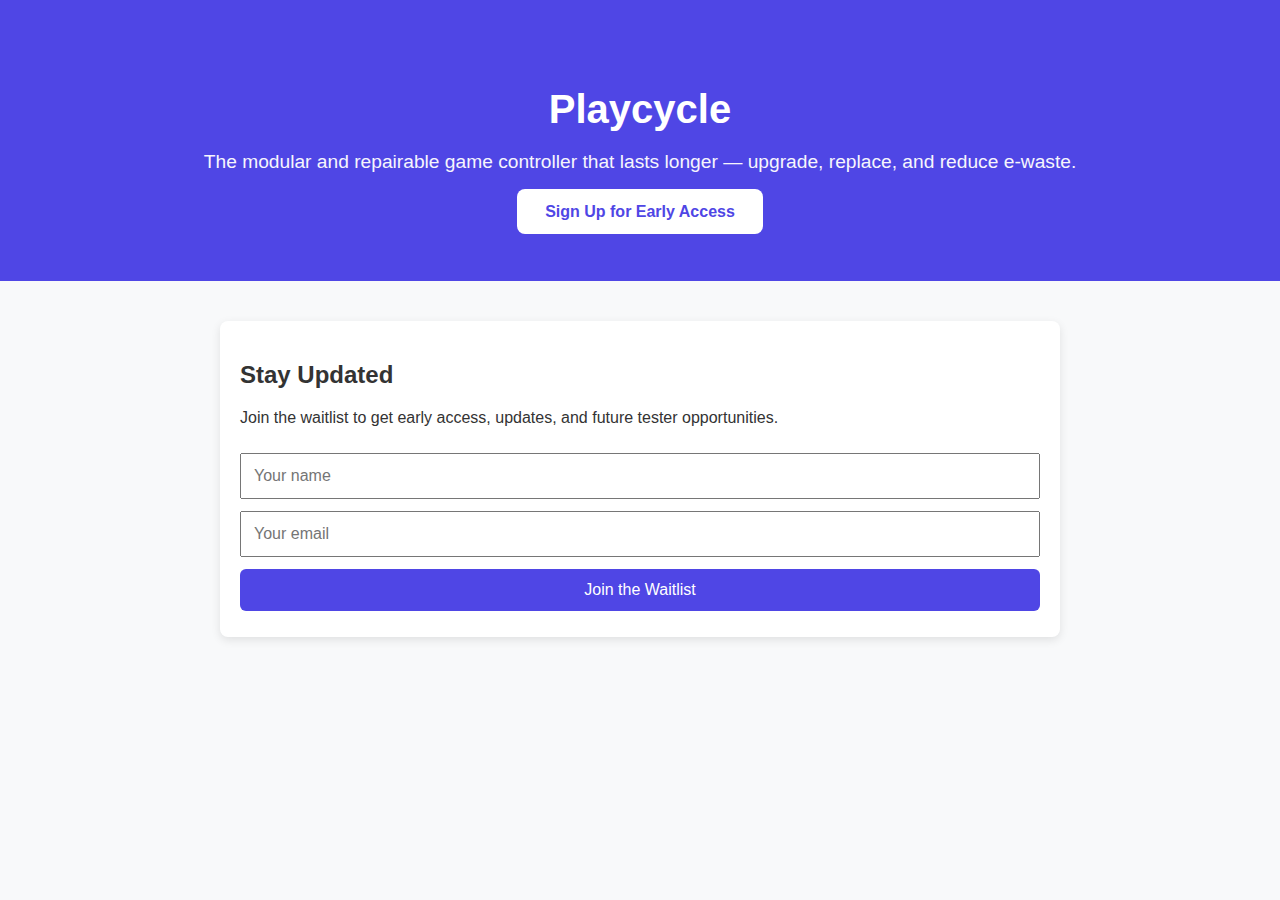
<file: index.html>
<!DOCTYPE html>
<html lang="en">
<head>
  <meta charset="UTF-8" />
  <meta name="viewport" content="width=device-width, initial-scale=1.0" />
  <title>Playcycle – Modular Sustainable Game Controller</title>
  <style>
    body {
      font-family: Arial, sans-serif;
      margin: 0;
      background: #f8f9fa;
      color: #333;
    }
    header {
      background: #4f46e5;
      color: white;
      padding: 60px 20px;
      text-align: center;
    }
    h1 {
      margin-bottom: 10px;
      font-size: 2.5rem;
    }
    p.subtitle {
      font-size: 1.2rem;
      margin-bottom: 30px;
      opacity: 0.95;
    }
    .cta-button {
      padding: 14px 28px;
      background: white;
      color: #4f46e5;
      font-weight: bold;
      border-radius: 8px;
      text-decoration: none;
    }
    .content {
      max-width: 800px;
      margin: 40px auto;
      padding: 20px;
      background: white;
      border-radius: 8px;
      box-shadow: 0 3px 10px rgba(0,0,0,0.1);
    }
    form {
      display: flex;
      flex-direction: column;
      margin-top: 20px;
    }
    input, button {
      padding: 12px;
      margin: 6px 0;
      font-size: 1rem;
    }
    button {
      background: #4f46e5;
      color: white;
      border: none;
      border-radius: 6px;
      cursor: pointer;
    }
    button:hover {
      opacity: 0.9;
    }
  </style>
</head>

<body>

<header>
  <h1>Playcycle</h1>
  <p class="subtitle">The modular and repairable game controller that lasts longer — upgrade, replace, and reduce e-waste.</p>
  <a href="#signup" class="cta-button">Sign Up for Early Access</a>
</header>

<div class="content">
  <h2>Stay Updated</h2>
  <p>Join the waitlist to get early access, updates, and future tester opportunities.</p>

  <form id="signup" name="contact" method="POST" data-netlify="true">
    <input type="text" name="name" placeholder="Your name" required />
    <input type="email" name="email" placeholder="Your email" required />
    <button type="submit">Join the Waitlist</button>
  </form>
</div>

</body>
</html>
</file>
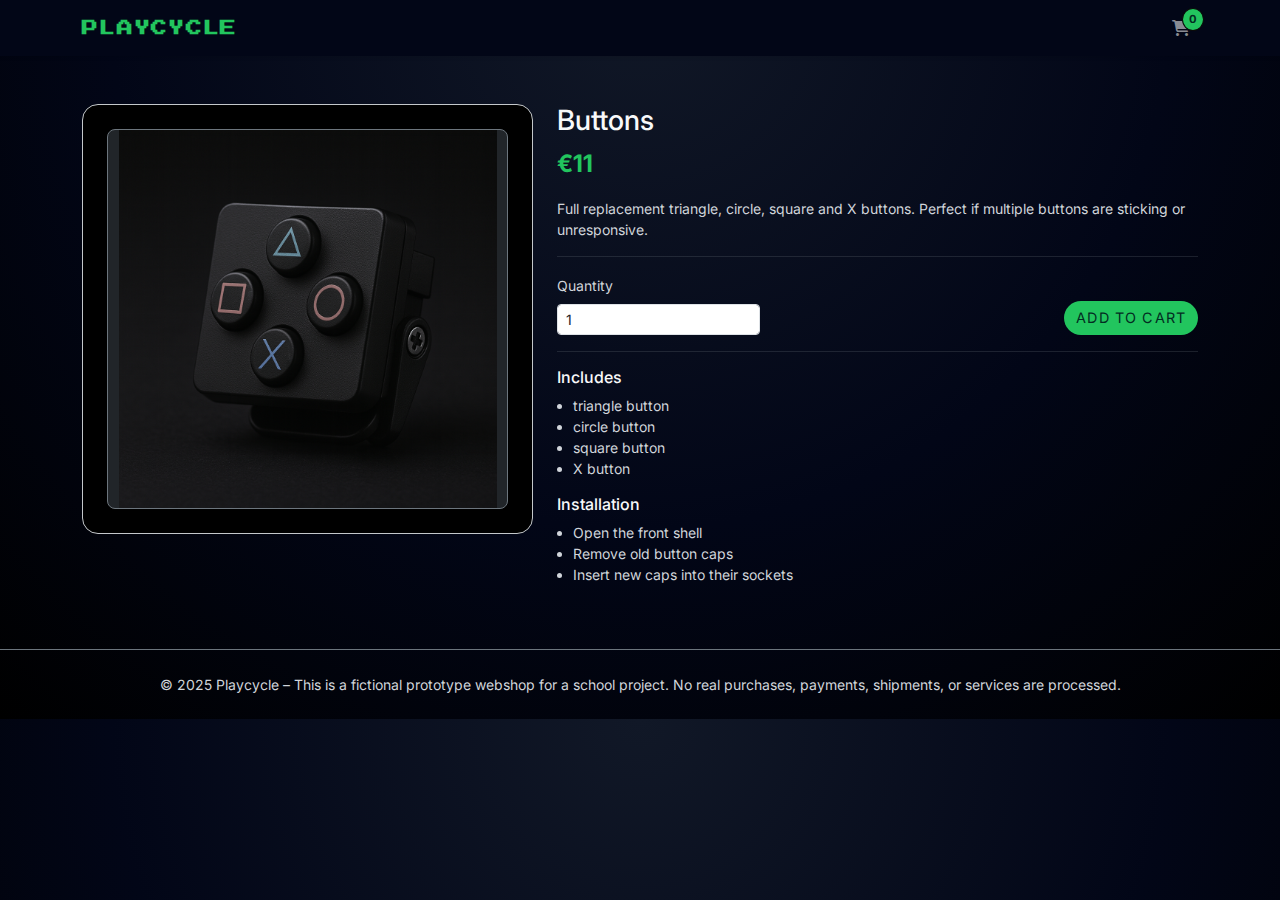
<file: button-pack.html>
<!-- Made by Jef Coppens -->
<!DOCTYPE html>
<html lang="en">
<head>
  <meta charset="UTF-8" />
  <meta name="viewport" content="width=device-width, initial-scale=1.0" />
  <title>Buttons – Playcycle</title>
  <link rel="stylesheet" href="https://cdnjs.cloudflare.com/ajax/libs/font-awesome/6.5.0/css/all.min.css">

  <link href="https://cdn.jsdelivr.net/npm/bootstrap@5.3.3/dist/css/bootstrap.min.css" rel="stylesheet" />
  <link rel="stylesheet" href="webshop.css" />
</head>

<body class="bg-dark text-light">

<nav class="navbar navbar-expand-lg navbar-dark bg-navbar shadow-sm">
  <div class="container">
    <a class="navbar-brand fw-bold text-accent" href="shop.html">
      PLAYCYCLE
    </a>

    <button
      class="navbar-toggler"
      type="button"
      data-bs-toggle="collapse"
      data-bs-target="#navbarNav"
      aria-controls="navbarNav"
      aria-expanded="false"
      aria-label="Toggle navigation"
    >
      <span class="navbar-toggler-icon"></span>
    </button>

    <div class="collapse navbar-collapse" id="navbarNav">
      <ul class="navbar-nav ms-auto mb-2 mb-lg-0">

        <!-- 🛒 CART BUTTON -->
        <li class="nav-item">
          <a class="nav-link position-relative" href="cart.html">
            <i class="fa-solid fa-cart-shopping"></i>
            <span id="cart-count" class="cart-badge">0</span>
          </a>
        </li>

      </ul>
    </div>
  </div>
</nav>


<main class="py-5">
  <div class="container">
    <div class="row g-4 align-items-start product-detail-row">

      <div class="col-md-5">
        <div class="bg-black rounded-4 border border-secondary-subtle p-4 mb-3 text-center product-detail-media">
          <div class="ratio ratio-1x1 bg-dark rounded-3 border border-secondary d-flex align-items-center justify-content-center">
            <img
              src="images/buttons.png"
              alt="Button pack set"
              class="img-fluid"
            />
          </div>
        </div>
      </div>

      <div class="col-md-7">
        <h1 class="h3">Buttons</h1>
        <p class="text-accent fw-bold fs-4">€11</p>
        <p class="text-muted small">
          Full replacement triangle, circle, square and X buttons. Perfect if multiple buttons are sticking or unresponsive.
        </p>

        <hr class="border-secondary" />

        <form class="mt-3">
          <div class="row g-3 align-items-end mb-3">
            <div class="col-4">
              <label class="form-label small">Quantity</label>
              <input type="number" min="1" value="1" class="form-control form-control-sm" />
            </div>
            <div class="col-8 text-end">
              <button type="button" class="btn btn-accent">Add to cart</button>
            </div>
          </div>
        </form>

        <hr class="border-secondary" />

        <h2 class="h6">Includes</h2>
        <ul class="small text-muted ps-3">
          <li>triangle button</li>
          <li>circle button</li>
          <li>square button</li>
          <li>X button</li>
        </ul>

        <h2 class="h6 mt-3">Installation</h2>
        <ul class="small text-muted ps-3">
          <li>Open the front shell</li>
          <li>Remove old button caps</li>
          <li>Insert new caps into their sockets</li>
        </ul>
      </div>
    </div>
  </div>
</main>

<footer class="py-4 border-top border-secondary small text-center text-muted">
  © 2025 Playcycle – This is a fictional prototype webshop for a school project.  
  No real purchases, payments, shipments, or services are processed.
</footer>

<script src="https://cdn.jsdelivr.net/npm/bootstrap@5.3.3/dist/js/bootstrap.bundle.min.js"></script>
</body>
</html>
<!-- Made by Jef Coppens -->
</file>
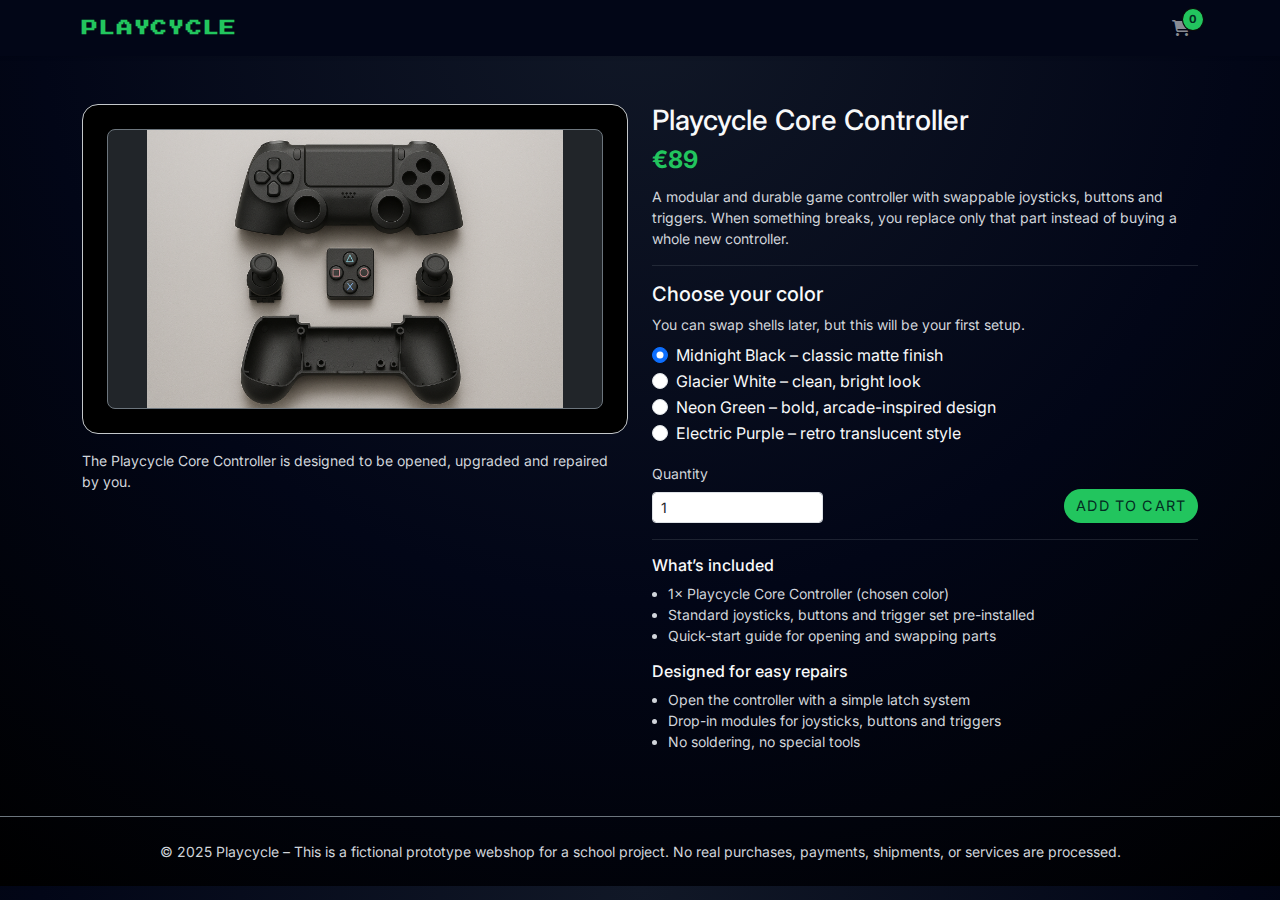
<file: controller.html>
<!-- Made by Jef Coppens -->
<!DOCTYPE html>
<html lang="en">
<head>
  <meta charset="UTF-8" />
  <meta name="viewport" content="width=device-width, initial-scale=1.0" />
  <title>Playcycle Core Controller – Playcycle</title>
  <link rel="stylesheet" href="https://cdnjs.cloudflare.com/ajax/libs/font-awesome/6.5.0/css/all.min.css">

  <!-- Bootstrap CSS -->
  <link
    href="https://cdn.jsdelivr.net/npm/bootstrap@5.3.3/dist/css/bootstrap.min.css"
    rel="stylesheet"
  />

  <!-- Custom styles -->
  <link rel="stylesheet" href="webshop.css" />
</head>
<body class="bg-dark text-light">

  <!-- Navbar -->
  <nav class="navbar navbar-expand-lg navbar-dark bg-navbar shadow-sm">
  <div class="container">
    <a class="navbar-brand fw-bold text-accent" href="shop.html">
      PLAYCYCLE
    </a>

    <button
      class="navbar-toggler"
      type="button"
      data-bs-toggle="collapse"
      data-bs-target="#navbarNav"
      aria-controls="navbarNav"
      aria-expanded="false"
      aria-label="Toggle navigation"
    >
      <span class="navbar-toggler-icon"></span>
    </button>

    <div class="collapse navbar-collapse" id="navbarNav">
      <ul class="navbar-nav ms-auto mb-2 mb-lg-0">

        <!-- 🛒 CART BUTTON -->
        <li class="nav-item">
          <a class="nav-link position-relative" href="cart.html">
            <i class="fa-solid fa-cart-shopping"></i>
            <span id="cart-count" class="cart-badge">0</span>
          </a>
        </li>

      </ul>
    </div>
  </div>
</nav>

  <main class="py-5">
    <div class="container">
      <div class="row g-4 align-items-start product-detail-row">
        <!-- “Afbeelding” kant -->
        <div class="col-md-6">
          <div class="bg-black rounded-4 border border-secondary-subtle p-4 mb-3 text-center product-detail-media">
            <div class="ratio ratio-16x9 bg-dark rounded-3 border border-secondary d-flex align-items-center justify-content-center">
              <img 
                src="images/controller.png" 
                alt="Playcycle Core Controller" 
                class="img-fluid"
              />
            </div>
          </div>

          <p class="small text-muted mb-0">
            The Playcycle Core Controller is designed to be opened, upgraded and repaired by you.
          </p>
        </div>

        <!-- Info kant -->
        <div class="col-md-6">
          <h1 class="h3 mb-1">Playcycle Core Controller</h1>
          <p class="text-accent fw-bold fs-4 mb-2">€89</p>
          <p class="text-muted small">
            A modular and durable game controller with swappable joysticks, buttons and triggers.
            When something breaks, you replace only that part instead of buying a whole new controller.
          </p>

          <hr class="border-secondary" />

          <!-- Kleur keuze -->
          <form class="mt-3">
            <h2 class="h5 mb-2">Choose your color</h2>
            <p class="small text-muted mb-2">
              You can swap shells later, but this will be your first setup.
            </p>

            <div class="mb-3">
              <div class="form-check">
                <input class="form-check-input" type="radio" name="color" id="colorBlack" value="Midnight Black" checked />
                <label class="form-check-label" for="colorBlack">
                  Midnight Black – classic matte finish
                </label>
              </div>
              <div class="form-check">
                <input class="form-check-input" type="radio" name="color" id="colorWhite" value="Glacier White" />
                <label class="form-check-label" for="colorWhite">
                  Glacier White – clean, bright look
                </label>
              </div>
              <div class="form-check">
                <input class="form-check-input" type="radio" name="color" id="colorGreen" value="Neon Green" />
                <label class="form-check-label" for="colorGreen">
                  Neon Green – bold, arcade-inspired design
                </label>
              </div>
              <div class="form-check">
                <input class="form-check-input" type="radio" name="color" id="colorPurple" value="Electric Purple" />
                <label class="form-check-label" for="colorPurple">
                  Electric Purple – retro translucent style
                </label>
              </div>
            </div>

            <!-- Aantal en CTA -->
            <div class="row g-3 align-items-end mb-3">
              <div class="col-4">
                <label for="quantityController" class="form-label small">Quantity</label>
                <input
                  type="number"
                  min="1"
                  value="1"
                  class="form-control form-control-sm"
                  id="quantityController"
                />
              </div>
              <div class="col-8 text-end">
                <button type="button" class="btn btn-accent">
                  Add to cart
                </button>
              </div>
            </div>
          </form>

          <hr class="border-secondary" />

          <h2 class="h6">What’s included</h2>
          <ul class="small text-muted ps-3">
            <li>1× Playcycle Core Controller (chosen color)</li>
            <li>Standard joysticks, buttons and trigger set pre-installed</li>
            <li>Quick-start guide for opening and swapping parts</li>
          </ul>

          <h2 class="h6 mt-3">Designed for easy repairs</h2>
          <ul class="small text-muted ps-3">
            <li>Open the controller with a simple latch system</li>
            <li>Drop-in modules for joysticks, buttons and triggers</li>
            <li>No soldering, no special tools</li>
          </ul>
        </div>
      </div>
    </div>
  </main>

  <footer class="py-4 border-top border-secondary small text-center text-muted">
    © 2025 Playcycle – This is a fictional prototype webshop for a school project.
    No real purchases, payments, shipments, or services are processed.
  </footer>

  <!-- Bootstrap JS bundle -->
  <script
    src="https://cdn.jsdelivr.net/npm/bootstrap@5.3.3/dist/js/bootstrap.bundle.min.js"
  ></script>
</body>
</html>
<!-- Made by Jef Coppens -->
</file>
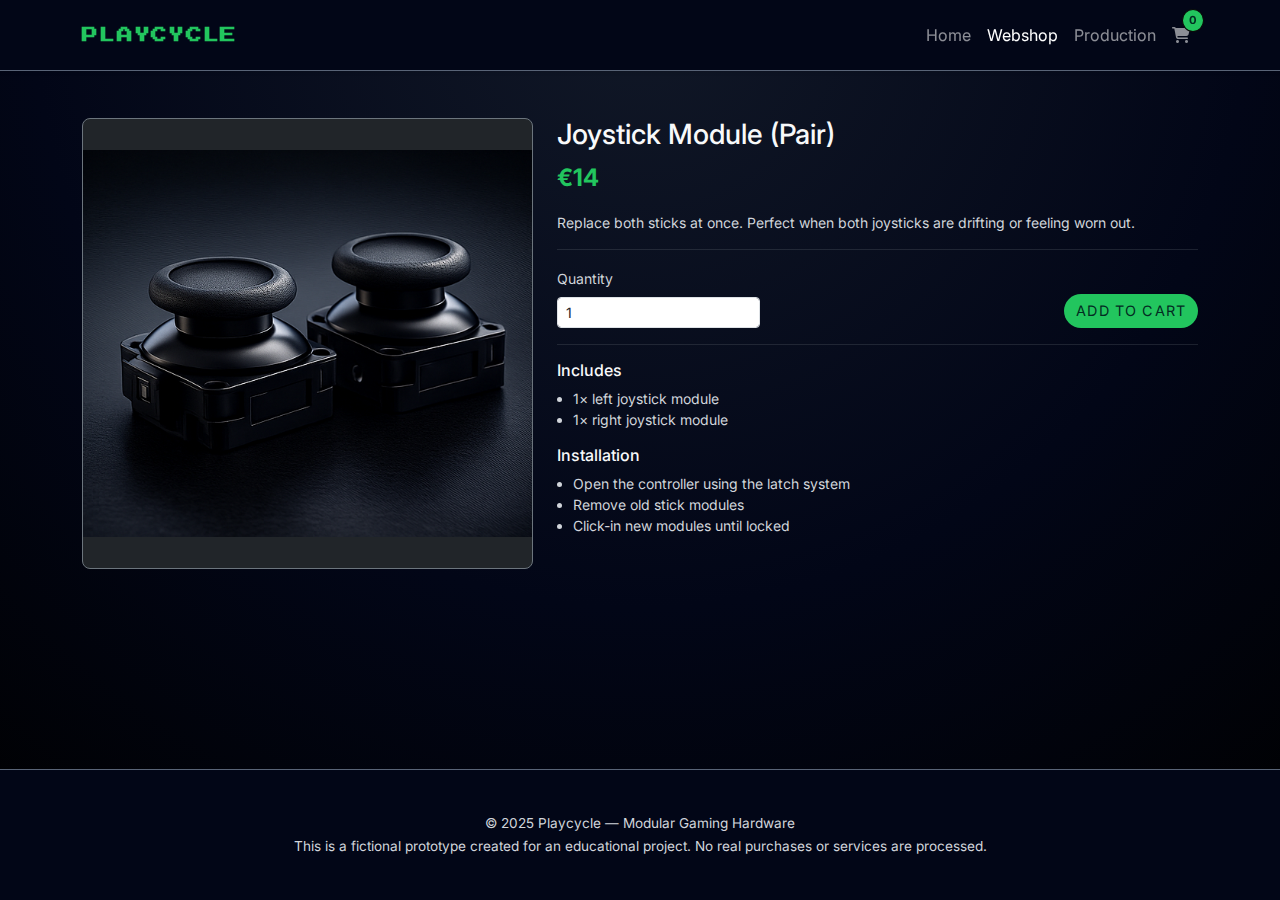
<file: joystick-pair.html>
<!-- Made by Jef Coppens -->
<!DOCTYPE html>
<html lang="en">
<head>
    <meta charset="UTF-8"/>
    <meta name="viewport" content="width=device-width, initial-scale=1.0"/>
    <title>Joystick Module (Pair) – Playcycle</title>

    <!-- Icons -->
    <link rel="stylesheet" href="https://cdnjs.cloudflare.com/ajax/libs/font-awesome/6.5.0/css/all.min.css">

    <!-- Bootstrap -->
    <link href="https://cdn.jsdelivr.net/npm/bootstrap@5.3.3/dist/css/bootstrap.min.css" rel="stylesheet"/>

    <!-- Custom Styles -->
    <link rel="stylesheet" href="playcycle.css" />
</head>
<body class="bg-dark text-light d-flex flex-column min-vh-100">

<!-- Navbar -->
<nav class="navbar navbar-expand-lg navbar-dark bg-navbar shadow-sm">
    <div class="container">
        <a class="navbar-brand fw-bold text-accent" href="index.html">PLAYCYCLE</a>
        <button class="navbar-toggler" type="button" data-bs-toggle="collapse" data-bs-target="#navbarNav">
            <span class="navbar-toggler-icon"></span>
        </button>
        <div class="collapse navbar-collapse" id="navbarNav">
            <ul class="navbar-nav ms-auto mb-2 mb-lg-0">
                <li class="nav-item"><a class="nav-link" href="index.html">Home</a></li>
                <li class="nav-item"><a class="nav-link active" href="shop.html">Webshop</a></li>
                <li class="nav-item"><a class="nav-link" href="production.html">Production</a></li>
                <li class="nav-item">
                    <a class="nav-link position-relative" href="cart.html">
                        <i class="fa-solid fa-cart-shopping"></i>
                        <span id="cart-count" class="cart-badge">0</span>
                    </a>
                </li>
            </ul>
        </div>
    </div>
</nav>

<main class="py-5 flex-fill">
    <div class="container">
        <div class="row g-4 align-items-start product-detail-row">

            <div class="col-md-5">
                <div class="product-detail-media ratio ratio-1x1 bg-dark rounded-3 border border-secondary d-flex align-items-center justify-content-center overflow-hidden">
                    <img src="images/joystickpair.png" alt="Joystick module pair" class="img-fluid"/>
                </div>
            </div>

            <div class="col-md-7">
                <h1 class="h3">Joystick Module (Pair)</h1>
                <p class="text-accent fw-bold fs-4">€14</p>
                <p class="text-muted small">
                    Replace both sticks at once. Perfect when both joysticks are drifting or feeling worn out.
                </p>

                <hr class="border-secondary"/>

                <form class="mt-3">
                    <div class="row g-3 align-items-end mb-3">
                        <div class="col-4">
                            <label class="form-label small">Quantity</label>
                            <input type="number" min="1" value="1" class="form-control form-control-sm"/>
                        </div>
                        <div class="col-8 text-end">
                            <button type="button" class="btn btn-accent">Add to cart</button>
                        </div>
                    </div>
                </form>

                <hr class="border-secondary"/>

                <h2 class="h6">Includes</h2>
                <ul class="small text-muted ps-3">
                    <li>1× left joystick module</li>
                    <li>1× right joystick module</li>
                </ul>

                <h2 class="h6 mt-3">Installation</h2>
                <ul class="small text-muted ps-3">
                    <li>Open the controller using the latch system</li>
                    <li>Remove old stick modules</li>
                    <li>Click-in new modules until locked</li>
                </ul>
            </div>

        </div>
    </div>
</main>

<footer>
    <div class="container text-center my-4">
        <p class="mb-1">© 2025 Playcycle — Modular Gaming Hardware</p>
        <p class="mb-0">This is a fictional prototype created for an educational project. No real purchases or services are processed.</p>
    </div>
</footer>

<script src="https://cdn.jsdelivr.net/npm/bootstrap@5.3.3/dist/js/bootstrap.bundle.min.js"></script>
</body>
</html>
</file>
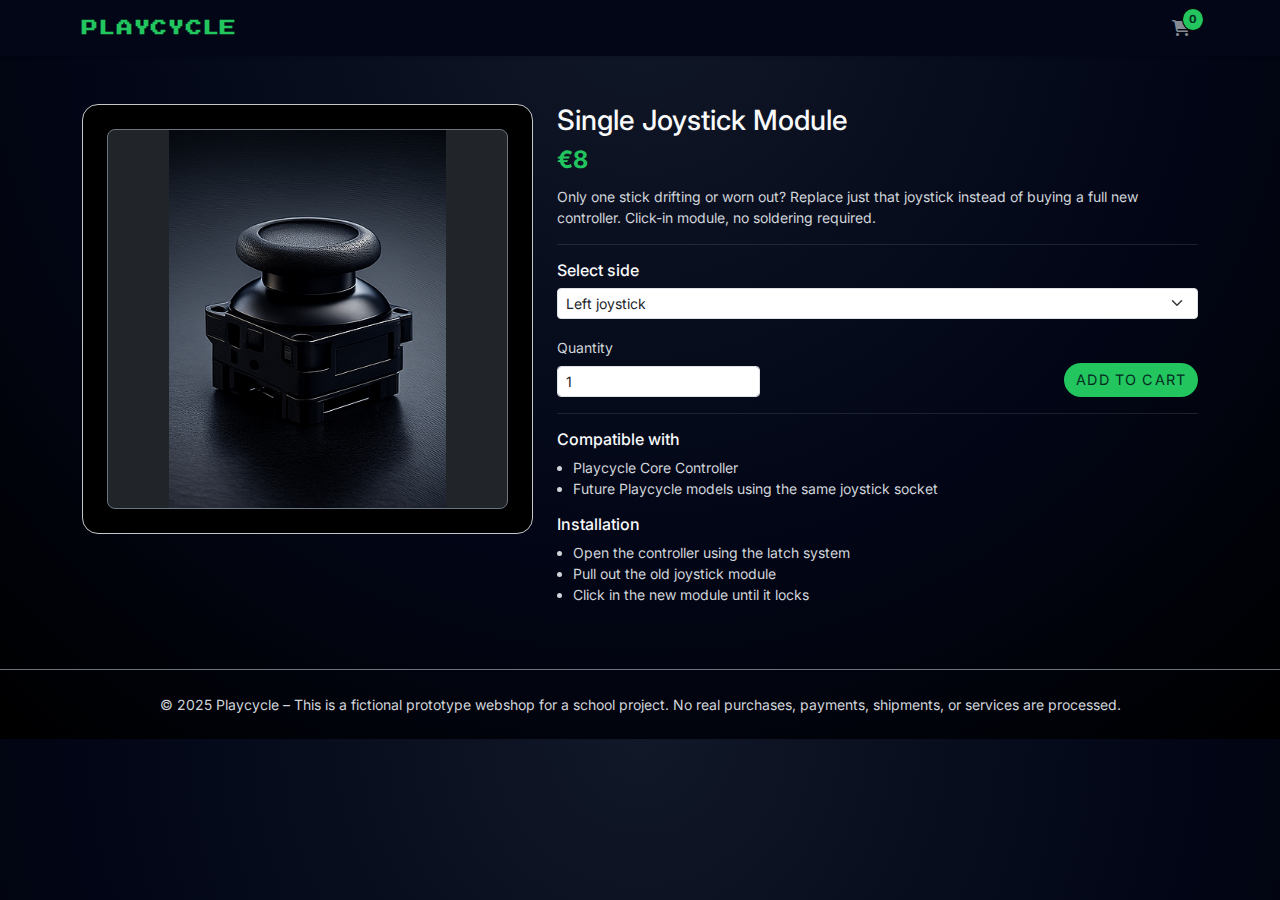
<file: joystick-single.html>
<!-- Made by Jef Coppens -->
<!DOCTYPE html>
<html lang="en">
<head>
  <meta charset="UTF-8" />
  <meta name="viewport" content="width=device-width, initial-scale=1.0" />
  <title>Single Joystick Module – Playcycle</title>
  <link rel="stylesheet" href="https://cdnjs.cloudflare.com/ajax/libs/font-awesome/6.5.0/css/all.min.css">

  <link
    href="https://cdn.jsdelivr.net/npm/bootstrap@5.3.3/dist/css/bootstrap.min.css"
    rel="stylesheet"
  />
  <link rel="stylesheet" href="webshop.css" />
</head>
<body class="bg-dark text-light">

  <nav class="navbar navbar-expand-lg navbar-dark bg-navbar shadow-sm">
  <div class="container">
    <a class="navbar-brand fw-bold text-accent" href="shop.html">
      PLAYCYCLE
    </a>

    <button
      class="navbar-toggler"
      type="button"
      data-bs-toggle="collapse"
      data-bs-target="#navbarNav"
      aria-controls="navbarNav"
      aria-expanded="false"
      aria-label="Toggle navigation"
    >
      <span class="navbar-toggler-icon"></span>
    </button>

    <div class="collapse navbar-collapse" id="navbarNav">
      <ul class="navbar-nav ms-auto mb-2 mb-lg-0">

        <!-- 🛒 CART BUTTON -->
        <li class="nav-item">
          <a class="nav-link position-relative" href="cart.html">
            <i class="fa-solid fa-cart-shopping"></i>
            <span id="cart-count" class="cart-badge">0</span>
          </a>
        </li>

      </ul>
    </div>
  </div>
</nav>

  <main class="py-5">
    <div class="container">
      <div class="row g-4 align-items-start product-detail-row">

        <div class="col-md-5">
          <div class="bg-black rounded-4 border border-secondary-subtle p-4 mb-3 text-center product-detail-media">

            <div class="ratio ratio-1x1 bg-dark d-flex align-items-center justify-content-center rounded-3 border border-secondary">
              <img
                src="images/joystick.png"
                alt="Single joystick module"
                class="img-fluid"
              />
            </div>

          </div>
        </div>

        <div class="col-md-7">

          <h1 class="h3 mb-1">Single Joystick Module</h1>
          <p class="text-accent fw-bold fs-4 mb-2">€8</p>

          <p class="text-muted small">
            Only one stick drifting or worn out? Replace just that joystick instead of buying
            a full new controller. Click-in module, no soldering required.
          </p>

          <hr class="border-secondary" />

          <form class="mt-3">
            <h2 class="h6 mb-2">Select side</h2>
            <div class="mb-3">
              <select class="form-select form-select-sm">
                <option value="left">Left joystick</option>
                <option value="right">Right joystick</option>
              </select>
            </div>

            <div class="row g-3 align-items-end mb-3">
              <div class="col-4">
                <label class="form-label small" for="qtyJoy">Quantity</label>
                <input
                  type="number"
                  min="1"
                  value="1"
                  class="form-control form-control-sm"
                  id="qtyJoy"
                />
              </div>
              <div class="col-8 text-end">
                <button type="button" class="btn btn-accent">
                  Add to cart
                </button>
              </div>
            </div>
          </form>

          <hr class="border-secondary" />

          <h2 class="h6">Compatible with</h2>
          <ul class="small text-muted ps-3">
            <li>Playcycle Core Controller</li>
            <li>Future Playcycle models using the same joystick socket</li>
          </ul>

          <h2 class="h6 mt-3">Installation</h2>
          <ul class="small text-muted ps-3">
            <li>Open the controller using the latch system</li>
            <li>Pull out the old joystick module</li>
            <li>Click in the new module until it locks</li>
          </ul>

        </div>
      </div>
    </div>
  </main>

  <footer class="py-4 border-top border-secondary small text-center text-muted">
    © 2025 Playcycle – This is a fictional prototype webshop for a school project.
    No real purchases, payments, shipments, or services are processed.
  </footer>

  <script
    src="https://cdn.jsdelivr.net/npm/bootstrap@5.3.3/dist/js/bootstrap.bundle.min.js"
  ></script>
</body>
</html>
<!-- Made by Jef Coppens -->
</file>
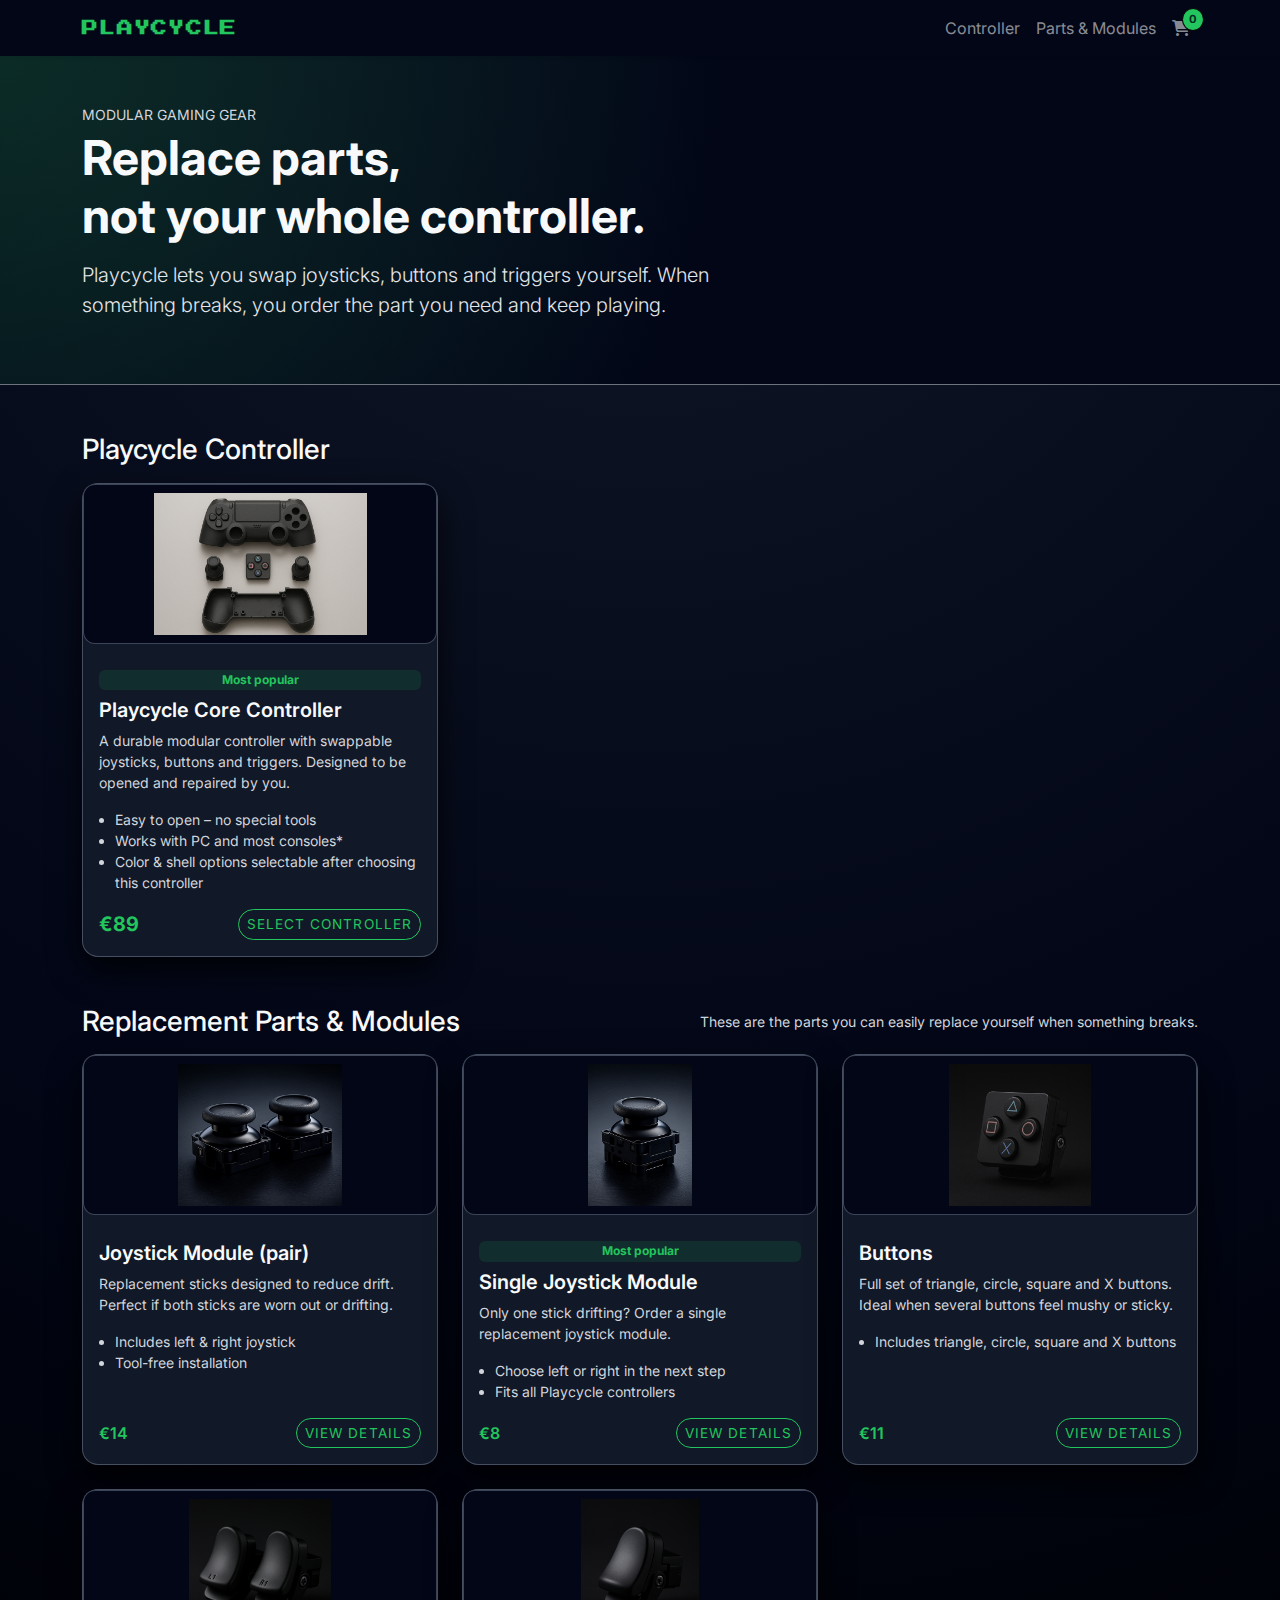
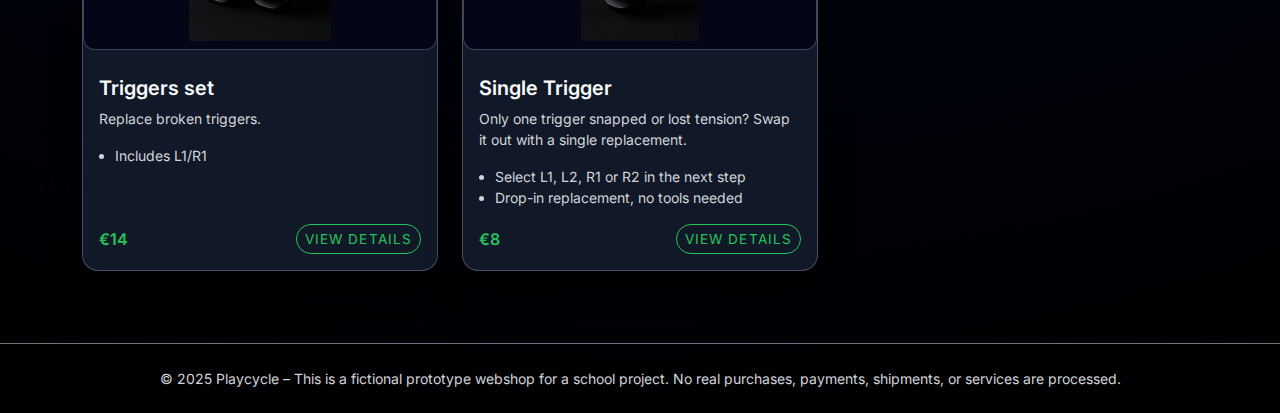
<file: Playcycle Webshop.html>
<!-- Made by Jef Coppens -->
<!DOCTYPE html>
<html lang="en">
<head>
  <meta charset="UTF-8" />
  <meta name="viewport" content="width=device-width, initial-scale=1.0" />
  <title>Playcycle – Webshop</title>
  <link rel="stylesheet" href="https://cdnjs.cloudflare.com/ajax/libs/font-awesome/6.5.0/css/all.min.css">

  <!-- Bootstrap CSS -->
  <link
    href="https://cdn.jsdelivr.net/npm/bootstrap@5.3.3/dist/css/bootstrap.min.css"
    rel="stylesheet"
  />

  <!-- Custom styles -->
  <link rel="stylesheet" href="webshop.css" />
</head>
<body class="bg-dark text-light">

  <!-- Navbar -->
  <nav class="navbar navbar-expand-lg navbar-dark bg-navbar shadow-sm">
  <div class="container">
    <a class="navbar-brand fw-bold text-accent" href="shop.html">
      PLAYCYCLE
    </a>

    <button
      class="navbar-toggler"
      type="button"
      data-bs-toggle="collapse"
      data-bs-target="#navbarNav"
      aria-controls="navbarNav"
      aria-expanded="false"
      aria-label="Toggle navigation"
    >
      <span class="navbar-toggler-icon"></span>
    </button>

    <div class="collapse navbar-collapse" id="navbarNav">
      <ul class="navbar-nav ms-auto mb-2 mb-lg-0">

        <li class="nav-item">
          <a class="nav-link" href="shop.html#controllers">Controller</a>
        </li>

        <li class="nav-item">
          <a class="nav-link" href="shop.html#parts">Parts & Modules</a>
        </li>

        <!-- 🛒 CART BUTTON -->
        <li class="nav-item">
          <a class="nav-link position-relative" href="cart.html">
            <i class="fa-solid fa-cart-shopping"></i>
            <span id="cart-count" class="cart-badge">0</span>
          </a>
        </li>

      </ul>
    </div>
  </div>
</nav>


  <!-- Hero -->
  <header class="py-5 hero-gradient border-bottom border-secondary">
    <div class="container">
      <div class="row align-items-center gy-4">
        <div class="col-lg-7">
          <p class="text-uppercase small text-accent mb-1">
            Modular gaming gear
          </p>
          <h1 class="display-5 fw-bold">
            Replace parts,<br class="d-none d-md-inline" />
            not your whole controller.
          </h1>
          <p class="lead mt-3">
            Playcycle lets you swap joysticks, buttons and triggers yourself.
            When something breaks, you order the part you need and keep playing.
          </p>
        </div>
        <div class="col-lg-5 text-lg-end">
          <!-- hier kan je later nog een grote controller-foto zetten als je wil -->
        </div>
      </div>
    </div>
  </header>

  <main class="py-5">
    <div class="container">

      <!-- Controllers -->
      <section id="controllers" class="mb-5">
        <div class="d-flex justify-content-between align-items-center mb-3">
          <h2 class="h3 mb-0">Playcycle Controller</h2>
        </div>

        <div class="row g-4">
          <div class="col-md-6 col-lg-4">
            <div class="card product-card h-100">
              <!-- 👇 Thumbnail toegevoegd -->
              <img
                src="images/controller.png"
                alt="Playcycle Core Controller"
                class="product-thumb"
              />
              <div class="card-body d-flex flex-column">
                <span class="badge bg-accent-soft text-accent mb-2">Most popular</span>
                <h5 class="card-title">Playcycle Core Controller</h5>
                <p class="card-text small">
                  A durable modular controller with swappable joysticks, buttons and triggers.
                  Designed to be opened and repaired by you.
                </p>

                <ul class="small ps-3 mb-3 text-muted">
                  <li>Easy to open – no special tools</li>
                  <li>Works with PC and most consoles*</li>
                  <li>Color & shell options selectable after choosing this controller</li>
                </ul>

                <div class="mt-auto d-flex justify-content-between align-items-center">
                  <span class="fw-bold text-accent fs-5">€89</span>
                  <a href="controller.html" class="btn btn-outline-accent btn-sm">
                    Select controller
                  </a>
                </div>
              </div>
            </div>
          </div>
        </div>

      </section>

      <!-- Parts & Modules -->
      <section id="parts" class="mb-4">
        <div class="d-flex justify-content-between align-items-center mb-3">
          <h2 class="h3 mb-0">Replacement Parts & Modules</h2>
          <span class="text-muted small">
            These are the parts you can easily replace yourself when something breaks.
          </span>
        </div>

        <div class="row row-cols-1 row-cols-md-3 g-4">
          <!-- Joystick bundle -->
          <div class="col">
            <div class="card product-card h-100">
              <!-- 👇 Thumbnail -->
              <img
                src="images/joystickpair.png"
                alt="Joystick Module pair"
                class="product-thumb"
              />
              <div class="card-body d-flex flex-column">
                <h5 class="card-title">Joystick Module (pair)</h5>
                <p class="card-text small">
                  Replacement sticks designed to reduce drift. Perfect if both sticks
                  are worn out or drifting.
                </p>
                <ul class="small ps-3 mb-3 text-muted">
                  <li>Includes left & right joystick</li>
                  <li>Tool-free installation</li>
                </ul>
                <div class="mt-auto d-flex justify-content-between align-items-center">
                  <span class="fw-semibold text-accent">€14</span>
                  <a href="joystick-pair.html" class="btn btn-outline-accent btn-sm">
                    View details
                  </a>
                </div>
              </div>
            </div>
          </div>

          <!-- Single joystick -->
          <div class="col">
            <div class="card product-card h-100">
              <!-- 👇 Thumbnail -->
              <img
                src="images/joystick.png"
                alt="Single joystick module"
                class="product-thumb"
              />
              <div class="card-body d-flex flex-column">
                <span class="badge bg-accent-soft text-accent mb-2">Most popular</span>
                <h5 class="card-title">Single Joystick Module</h5>
                <p class="card-text small">
                  Only one stick drifting? Order a single replacement joystick module.
                </p>
                <ul class="small ps-3 mb-3 text-muted">
                  <li>Choose left or right in the next step</li>
                  <li>Fits all Playcycle controllers</li>
                </ul>
                <div class="mt-auto d-flex justify-content-between align-items-center">
                  <span class="fw-semibold text-accent">€8</span>
                  <a href="joystick-single.html" class="btn btn-outline-accent btn-sm">
                    View details
                  </a>
                </div>
              </div>
            </div>
          </div>

          <!-- Buttons -->
          <div class="col">
            <div class="card product-card h-100">
              <!-- 👇 Thumbnail -->
              <img
                src="images/buttons.png"
                alt="Button set"
                class="product-thumb"
              />
              <div class="card-body d-flex flex-column">
                <h5 class="card-title">Buttons</h5>
                <p class="card-text small">
                  Full set of triangle, circle, square and X buttons. Ideal when several buttons feel mushy or sticky.
                </p>
                <ul class="small ps-3 mb-3 text-muted">
                  <li>Includes triangle, circle, square and X buttons</li>
                </ul>
                <div class="mt-auto d-flex justify-content-between align-items-center">
                  <span class="fw-semibold text-accent">€11</span>
                  <a href="button-pack.html" class="btn btn-outline-accent btn-sm">
                    View details
                  </a>
                </div>
              </div>
            </div>
          </div>

          <!-- Trigger set -->
          <div class="col">
            <div class="card product-card h-100">
              <!-- 👇 Thumbnail -->
              <img
                src="images/trigger_set.png"
                alt="Trigger & bumper set"
                class="product-thumb"
              />
              <div class="card-body d-flex flex-column">
                <h5 class="card-title">Triggers set</h5>
                <p class="card-text small">
                  Replace broken triggers.
                </p>
                <ul class="small ps-3 mb-3 text-muted">
                  <li>Includes L1/R1</li>
                </ul>
                <div class="mt-auto d-flex justify-content-between align-items-center">
                  <span class="fw-semibold text-accent">€14</span>
                  <a href="trigger-set.html" class="btn btn-outline-accent btn-sm">
                    View details
                  </a>
                </div>
              </div>
            </div>
          </div>

          <!-- Single trigger -->
          <div class="col">
            <div class="card product-card h-100">
              <!-- 👇 Thumbnail -->
              <img
                src="images/trigger.png"
                alt="Single trigger"
                class="product-thumb"
              />
              <div class="card-body d-flex flex-column">
                <h5 class="card-title">Single Trigger</h5>
                <p class="card-text small">
                  Only one trigger snapped or lost tension? Swap it out with a single replacement.
                </p>
                <ul class="small ps-3 mb-3 text-muted">
                  <li>Select L1, L2, R1 or R2 in the next step</li>
                  <li>Drop-in replacement, no tools needed</li>
                </ul>
                <div class="mt-auto d-flex justify-content-between align-items-center">
                  <span class="fw-semibold text-accent">€8</span>
                  <a href="trigger-single.html" class="btn btn-outline-accent btn-sm">
                    View details
                  </a>
                </div>
              </div>
            </div>
          </div>

        </div>

      </section>
    </div>
  </main>

  <footer class="py-4 border-top border-secondary small text-center text-muted">
    © 2025 Playcycle – This is a fictional prototype webshop for a school project.
    No real purchases, payments, shipments, or services are processed.  
  </footer>

  <!-- Bootstrap JS bundle (voor navbar op mobiel) -->
  <script
    src="https://cdn.jsdelivr.net/npm/bootstrap@5.3.3/dist/js/bootstrap.bundle.min.js"
  ></script>
</body>
</html>
<!-- Made by Jef Coppens -->
</file>
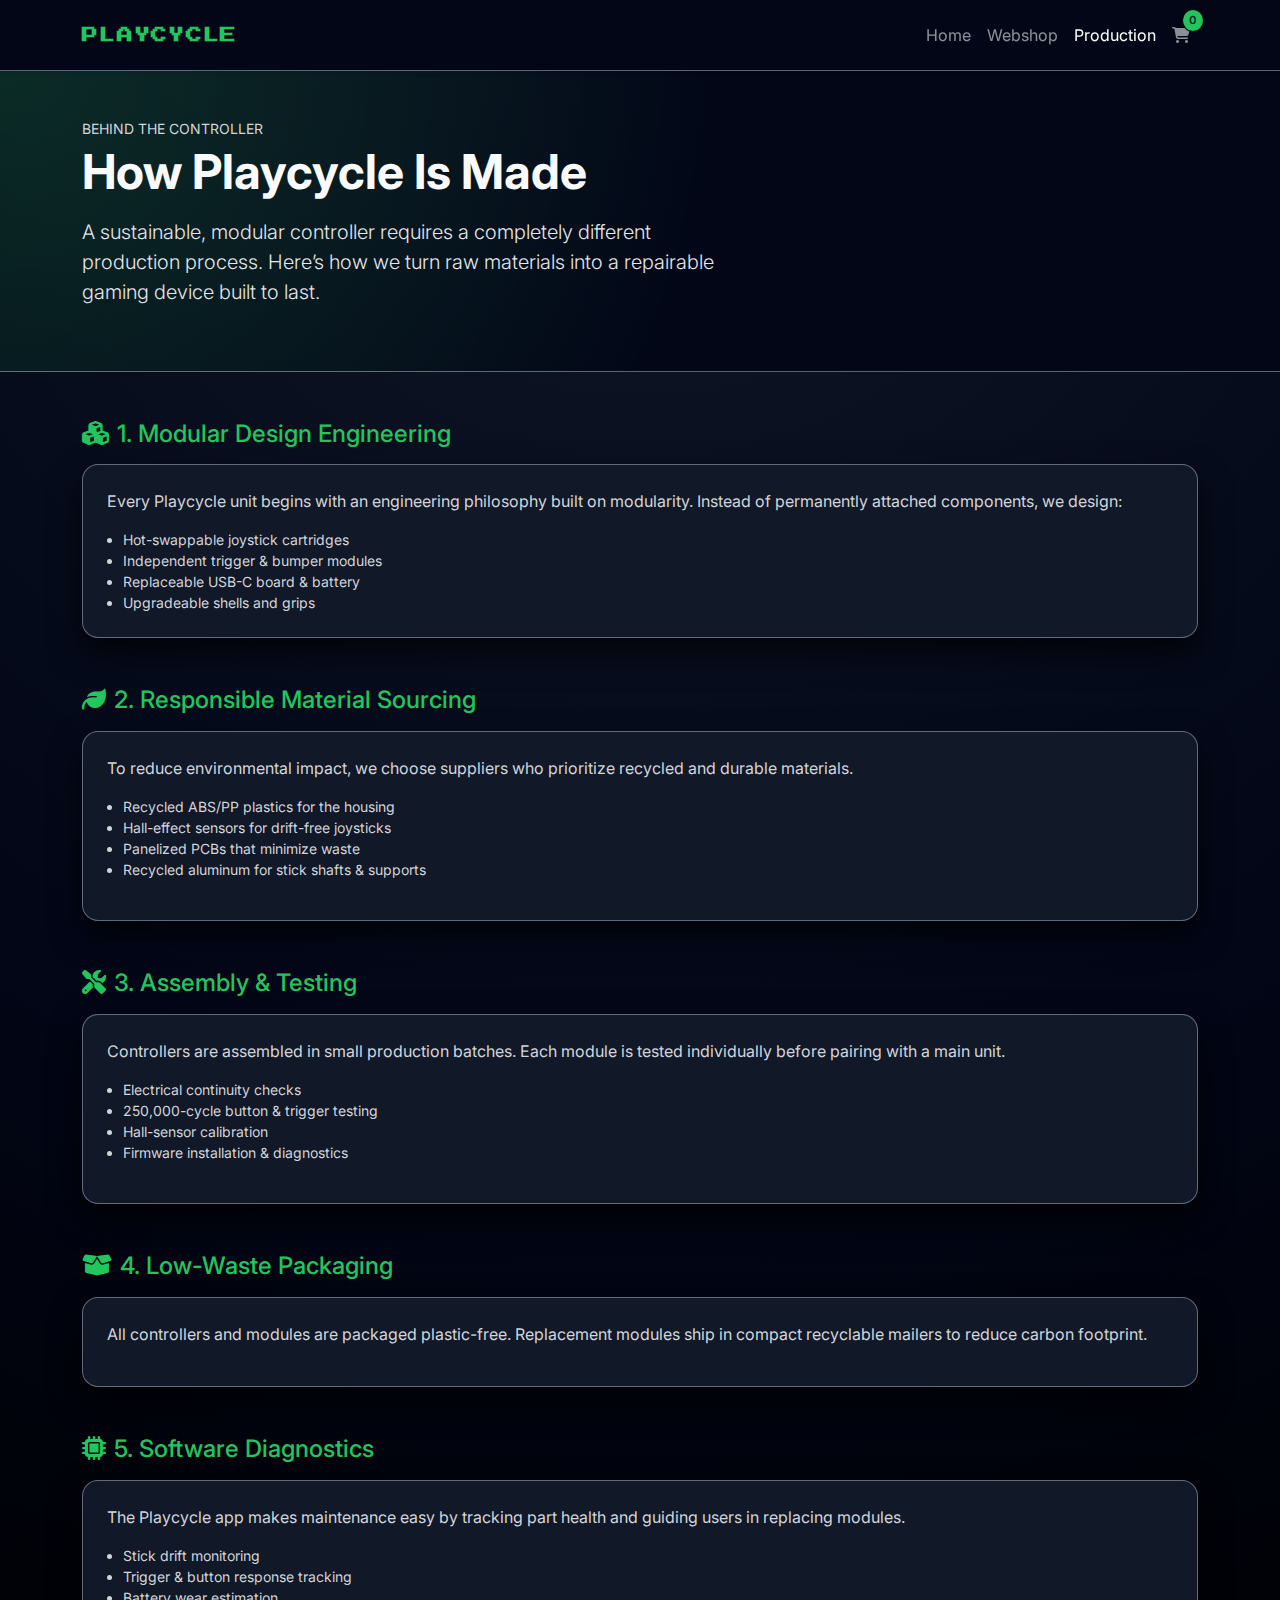
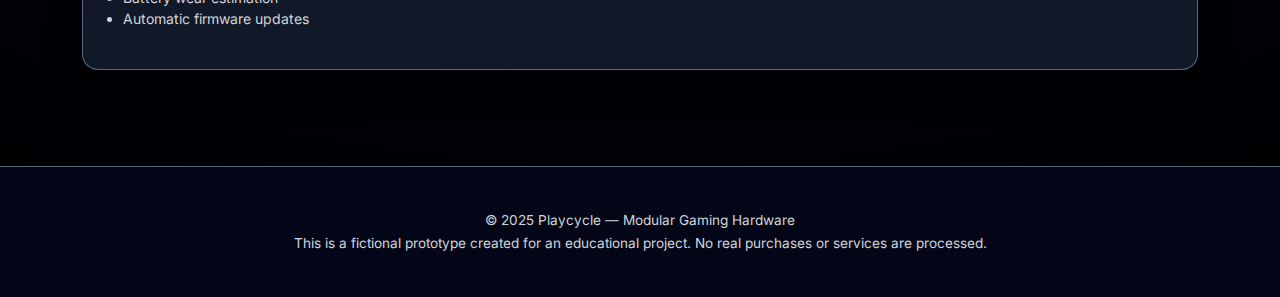
<file: production.html>
<!-- Made by Stef Smits -->
<!DOCTYPE html>
<html lang="en">
<head>
    <meta charset="UTF-8" />
    <meta name="viewport" content="width=device-width, initial-scale=1.0" />
    <title>Playcycle – Production Process</title>

    <!-- Icons -->
    <link rel="stylesheet" href="https://cdnjs.cloudflare.com/ajax/libs/font-awesome/6.5.0/css/all.min.css" />

    <!-- Bootstrap -->
    <link href="https://cdn.jsdelivr.net/npm/bootstrap@5.3.3/dist/css/bootstrap.min.css" rel="stylesheet" />

    <!-- Custom Styles -->
    <link rel="stylesheet" href="playcycle.css" />
</head>
<body class="bg-dark text-light">

<!-- Navbar -->
<nav class="navbar navbar-expand-lg navbar-dark bg-navbar shadow-sm">
    <div class="container">
        <a class="navbar-brand fw-bold text-accent" href="index.html">PLAYCYCLE</a>
        <button class="navbar-toggler" type="button" data-bs-toggle="collapse" data-bs-target="#navbarNav">
            <span class="navbar-toggler-icon"></span>
        </button>
        <div class="collapse navbar-collapse" id="navbarNav">
            <ul class="navbar-nav ms-auto mb-2 mb-lg-0">
                <li class="nav-item"><a class="nav-link" href="index.html">Home</a></li>
                <li class="nav-item"><a class="nav-link" href="shop.html">Webshop</a></li>
                <li class="nav-item"><a class="nav-link active" href="production.html">Production</a></li>
                <li class="nav-item">
                    <a class="nav-link position-relative" href="cart.html">
                        <i class="fa-solid fa-cart-shopping"></i>
                        <span id="cart-count" class="cart-badge">0</span>
                    </a>
                </li>
            </ul>
        </div>
    </div>
</nav>

<!-- Hero -->
<header class="py-5 hero-gradient">
    <div class="container">
        <div class="row align-items-center gy-4">
            <div class="col-lg-7">
                <p class="text-uppercase small text-accent mb-1">Behind the controller</p>
                <h1 class="display-5 fw-bold">How Playcycle Is Made</h1>
                <p class="lead mt-3">
                    A sustainable, modular controller requires a completely different production process.
                    Here’s how we turn raw materials into a repairable gaming device built to last.
                </p>
            </div>
            <div class="col-lg-5 text-lg-end"></div>
        </div>
    </div>
</header>

<main class="py-5">
    <div class="container">

        <!-- Step 1 -->
        <section class="mb-5">
            <h2 class="h4 mb-3 text-accent"><i class="fa-solid fa-cubes me-2"></i>1. Modular Design Engineering</h2>
            <div class="card">
                <p class="text-muted mb-3">
                    Every Playcycle unit begins with an engineering philosophy built on modularity.
                    Instead of permanently attached components, we design:
                </p>
                <ul class="text-muted small ps-3 mb-0">
                    <li>Hot-swappable joystick cartridges</li>
                    <li>Independent trigger & bumper modules</li>
                    <li>Replaceable USB-C board & battery</li>
                    <li>Upgradeable shells and grips</li>
                </ul>
            </div>
        </section>

        <!-- Step 2 -->
        <section class="mb-5">
            <h2 class="h4 mb-3 text-accent"><i class="fa-solid fa-leaf me-2"></i>2. Responsible Material Sourcing</h2>
            <div class="card">
                <p class="text-muted">
                    To reduce environmental impact, we choose suppliers who prioritize recycled and durable materials.
                </p>
                <ul class="text-muted small ps-3">
                    <li>Recycled ABS/PP plastics for the housing</li>
                    <li>Hall-effect sensors for drift-free joysticks</li>
                    <li>Panelized PCBs that minimize waste</li>
                    <li>Recycled aluminum for stick shafts & supports</li>
                </ul>
            </div>
        </section>

        <!-- Step 3 -->
        <section class="mb-5">
            <h2 class="h4 mb-3 text-accent"><i class="fa-solid fa-screwdriver-wrench me-2"></i>3. Assembly & Testing</h2>
            <div class="card">
                <p class="text-muted">
                    Controllers are assembled in small production batches. Each module is tested individually before pairing with a main unit.
                </p>
                <ul class="text-muted small ps-3">
                    <li>Electrical continuity checks</li>
                    <li>250,000-cycle button & trigger testing</li>
                    <li>Hall-sensor calibration</li>
                    <li>Firmware installation & diagnostics</li>
                </ul>
            </div>
        </section>

        <!-- Step 4 -->
        <section class="mb-5">
            <h2 class="h4 mb-3 text-accent"><i class="fa-solid fa-box-open me-2"></i>4. Low-Waste Packaging</h2>
            <div class="card">
                <p class="text-muted">
                    All controllers and modules are packaged plastic-free.
                    Replacement modules ship in compact recyclable mailers to reduce carbon footprint.
                </p>
            </div>
        </section>

        <!-- Step 5 -->
        <section class="mb-5">
            <h2 class="h4 mb-3 text-accent"><i class="fa-solid fa-microchip me-2"></i>5. Software Diagnostics</h2>
            <div class="card">
                <p class="text-muted">
                    The Playcycle app makes maintenance easy by tracking part health and guiding users in replacing modules.
                </p>
                <ul class="text-muted small ps-3">
                    <li>Stick drift monitoring</li>
                    <li>Trigger & button response tracking</li>
                    <li>Battery wear estimation</li>
                    <li>Automatic firmware updates</li>
                </ul>
            </div>
        </section>

    </div>
</main>

<footer>
    <div class="container text-center my-4">
        <p class="mb-1">© 2025 Playcycle — Modular Gaming Hardware</p>
        <p class="mb-0">This is a fictional prototype created for an educational project. No real purchases or services are processed.</p>
    </div>
</footer>

<script src="https://cdn.jsdelivr.net/npm/bootstrap@5.3.3/dist/js/bootstrap.bundle.min.js"></script>
</body>
</html>
</file>
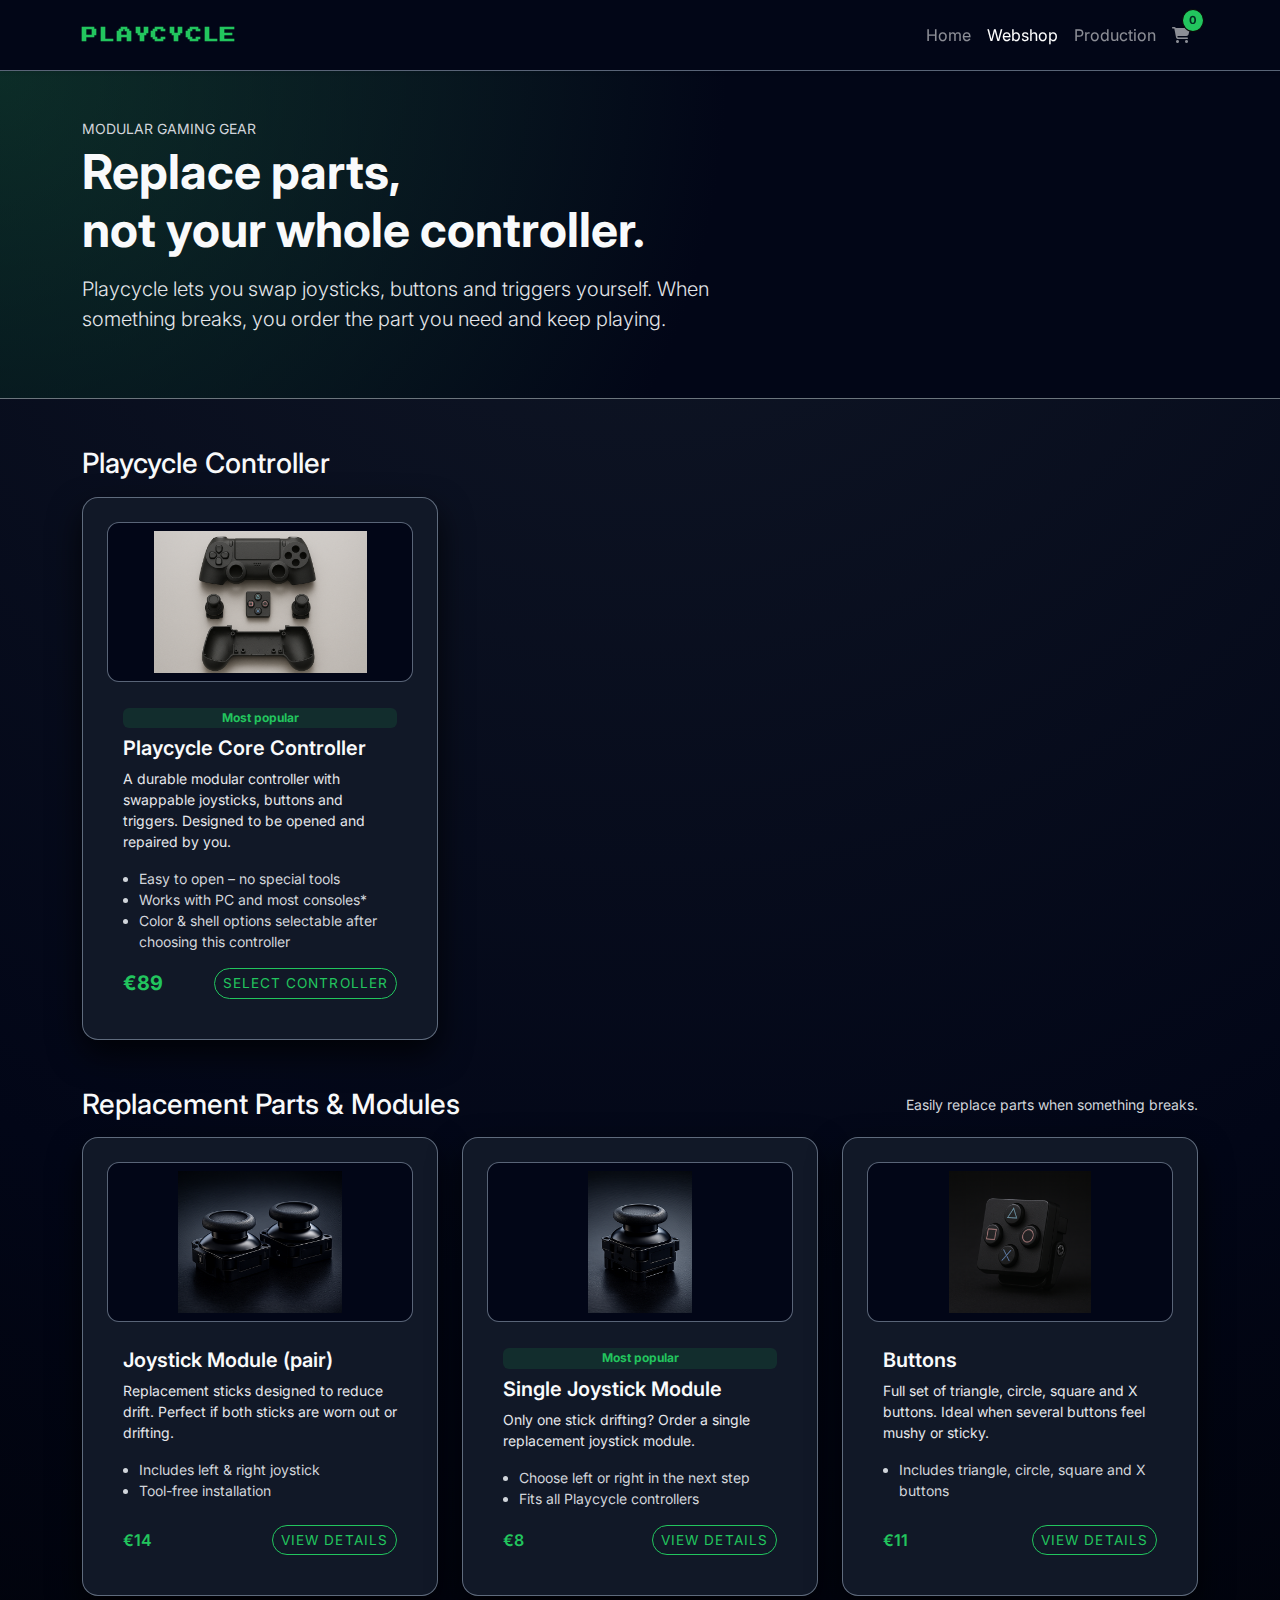
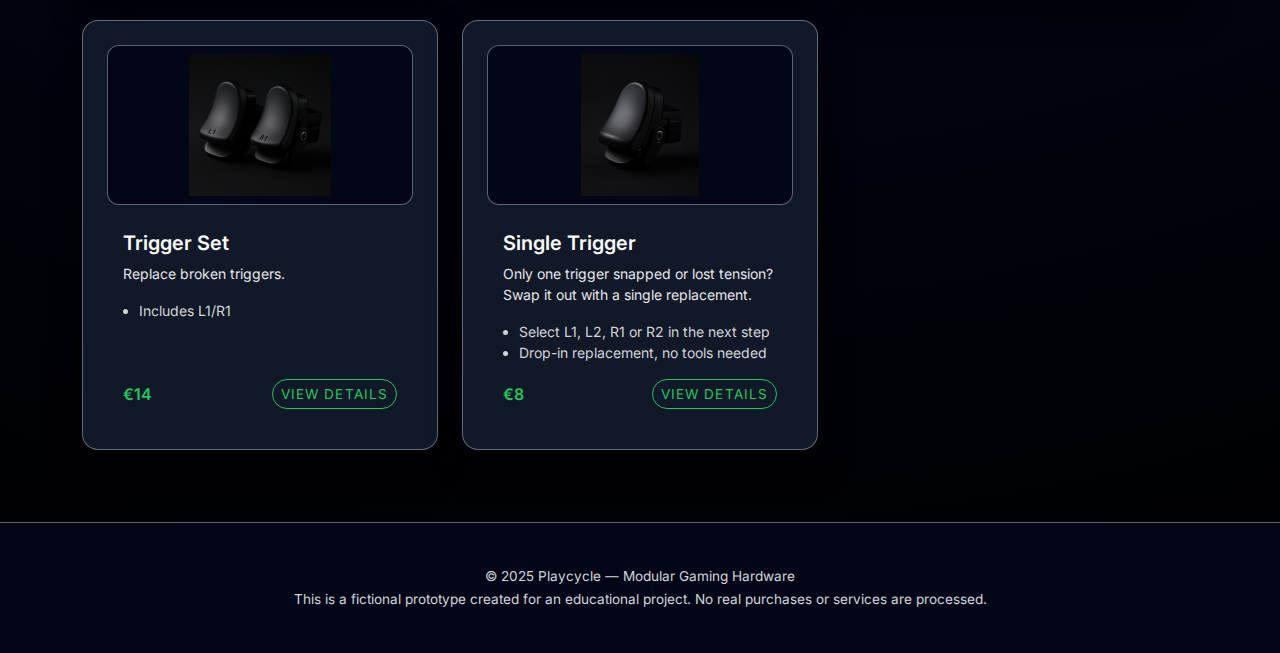
<file: shop.html>
<!-- Made by Jef Coppens -->
<!DOCTYPE html>
<html lang="en">
<head>
    <meta charset="UTF-8"/>
    <meta name="viewport" content="width=device-width, initial-scale=1.0"/>
    <title>Playcycle – Webshop</title>

    <!-- Icons -->
    <link rel="stylesheet" href="https://cdnjs.cloudflare.com/ajax/libs/font-awesome/6.5.0/css/all.min.css">

    <!-- Bootstrap -->
    <link href="https://cdn.jsdelivr.net/npm/bootstrap@5.3.3/dist/css/bootstrap.min.css" rel="stylesheet"/>

    <!-- Custom Styles -->
    <link rel="stylesheet" href="playcycle.css" />
</head>
<body class="bg-dark text-light d-flex flex-column min-vh-100">

<!-- Navbar -->
<nav class="navbar navbar-expand-lg navbar-dark bg-navbar shadow-sm">
    <div class="container">
        <a class="navbar-brand fw-bold text-accent" href="index.html">PLAYCYCLE</a>
        <button class="navbar-toggler" type="button" data-bs-toggle="collapse" data-bs-target="#navbarNav">
            <span class="navbar-toggler-icon"></span>
        </button>
        <div class="collapse navbar-collapse" id="navbarNav">
            <ul class="navbar-nav ms-auto mb-2 mb-lg-0">
                <li class="nav-item"><a class="nav-link" href="index.html">Home</a></li>
                <li class="nav-item"><a class="nav-link active" href="shop.html">Webshop</a></li>
                <li class="nav-item"><a class="nav-link" href="production.html">Production</a></li>
                <li class="nav-item">
                    <a class="nav-link position-relative" href="cart.html">
                        <i class="fa-solid fa-cart-shopping"></i>
                        <span id="cart-count" class="cart-badge">0</span>
                    </a>
                </li>
            </ul>
        </div>
    </div>
</nav>

<!-- Hero -->
<header class="py-5 hero-gradient border-bottom border-secondary">
    <div class="container">
        <div class="row align-items-center gy-4">
            <div class="col-lg-7">
                <p class="text-uppercase small text-accent mb-1">Modular gaming gear</p>
                <h1 class="display-5 fw-bold">
                    Replace parts,<br class="d-none d-md-inline"/> not your whole controller.
                </h1>
                <p class="lead mt-3">
                    Playcycle lets you swap joysticks, buttons and triggers yourself.
                    When something breaks, you order the part you need and keep playing.
                </p>
            </div>
            <div class="col-lg-5 text-lg-end">
                <!-- Optional large controller image here -->
            </div>
        </div>
    </div>
</header>

<main class="py-5 flex-fill">
    <div class="container">

        <!-- Controllers -->
        <section id="controllers" class="mb-5">
            <div class="d-flex justify-content-between align-items-center mb-3">
                <h2 class="h3 mb-0">Playcycle Controller</h2>
            </div>

            <div class="row g-4">
                <div class="col-md-6 col-lg-4">
                    <div class="card h-100 bg-dark border border-secondary">
                        <img src="images/controller.png" alt="Playcycle Core Controller" class="product-thumb"/>
                        <div class="card-body d-flex flex-column">
                            <span class="badge bg-accent-soft text-accent mb-2">Most popular</span>
                            <h5 class="card-title">Playcycle Core Controller</h5>
                            <p class="card-text small text-muted">
                                A durable modular controller with swappable joysticks, buttons and triggers.
                                Designed to be opened and repaired by you.
                            </p>
                            <ul class="small ps-3 mb-3 text-muted">
                                <li>Easy to open – no special tools</li>
                                <li>Works with PC and most consoles*</li>
                                <li>Color & shell options selectable after choosing this controller</li>
                            </ul>
                            <div class="mt-auto d-flex justify-content-between align-items-center">
                                <span class="fw-bold text-accent fs-5">€89</span>
                                <a href="controller.html" class="btn btn-outline-accent btn-sm">Select controller</a>
                            </div>
                        </div>
                    </div>
                </div>
            </div>
        </section>

        <!-- Replacement Parts & Modules -->
        <section id="parts" class="mb-4">
            <div class="d-flex justify-content-between align-items-center mb-3">
                <h2 class="h3 mb-0">Replacement Parts & Modules</h2>
                <span class="text-muted small">Easily replace parts when something breaks.</span>
            </div>

            <div class="row row-cols-1 row-cols-md-3 g-4">
                <!-- Joystick Module (pair) -->
                <div class="col">
                    <div class="card h-100 bg-dark border border-secondary">
                        <img src="images/joystickpair.png" alt="Joystick Module pair" class="product-thumb"/>
                        <div class="card-body d-flex flex-column">
                            <h5 class="card-title">Joystick Module (pair)</h5>
                            <p class="card-text small text-muted">
                                Replacement sticks designed to reduce drift. Perfect if both sticks
                                are worn out or drifting.
                            </p>
                            <ul class="small ps-3 mb-3 text-muted">
                                <li>Includes left & right joystick</li>
                                <li>Tool-free installation</li>
                            </ul>
                            <div class="mt-auto d-flex justify-content-between align-items-center">
                                <span class="fw-semibold text-accent">€14</span>
                                <a href="joystick-pair.html" class="btn btn-outline-accent btn-sm">View details</a>
                            </div>
                        </div>
                    </div>
                </div>

                <!-- Single Joystick Module -->
                <div class="col">
                    <div class="card h-100 bg-dark border border-secondary">
                        <img src="images/joystick.png" alt="Single joystick module" class="product-thumb"/>
                        <div class="card-body d-flex flex-column">
                            <span class="badge bg-accent-soft text-accent mb-2">Most popular</span>
                            <h5 class="card-title">Single Joystick Module</h5>
                            <p class="card-text small text-muted">
                                Only one stick drifting? Order a single replacement joystick module.
                            </p>
                            <ul class="small ps-3 mb-3 text-muted">
                                <li>Choose left or right in the next step</li>
                                <li>Fits all Playcycle controllers</li>
                            </ul>
                            <div class="mt-auto d-flex justify-content-between align-items-center">
                                <span class="fw-semibold text-accent">€8</span>
                                <a href="joystick-single.html" class="btn btn-outline-accent btn-sm">View details</a>
                            </div>
                        </div>
                    </div>
                </div>

                <!-- Buttons -->
                <div class="col">
                    <div class="card h-100 bg-dark border border-secondary">
                        <img src="images/buttons.png" alt="Button set" class="product-thumb"/>
                        <div class="card-body d-flex flex-column">
                            <h5 class="card-title">Buttons</h5>
                            <p class="card-text small text-muted">
                                Full set of triangle, circle, square and X buttons. Ideal when several buttons feel
                                mushy or sticky.
                            </p>
                            <ul class="small ps-3 mb-3 text-muted">
                                <li>Includes triangle, circle, square and X buttons</li>
                            </ul>
                            <div class="mt-auto d-flex justify-content-between align-items-center">
                                <span class="fw-semibold text-accent">€11</span>
                                <a href="button-pack.html" class="btn btn-outline-accent btn-sm">View details</a>
                            </div>
                        </div>
                    </div>
                </div>

                <!-- Trigger Set -->
                <div class="col">
                    <div class="card h-100 bg-dark border border-secondary">
                        <img src="images/trigger_set.png" alt="Trigger & bumper set" class="product-thumb"/>
                        <div class="card-body d-flex flex-column">
                            <h5 class="card-title">Trigger Set</h5>
                            <p class="card-text small text-muted">Replace broken triggers.</p>
                            <ul class="small ps-3 mb-3 text-muted">
                                <li>Includes L1/R1</li>
                            </ul>
                            <div class="mt-auto d-flex justify-content-between align-items-center">
                                <span class="fw-semibold text-accent">€14</span>
                                <a href="trigger-set.html" class="btn btn-outline-accent btn-sm">View details</a>
                            </div>
                        </div>
                    </div>
                </div>

                <!-- Single Trigger -->
                <div class="col">
                    <div class="card h-100 bg-dark border border-secondary">
                        <img src="images/trigger.png" alt="Single trigger" class="product-thumb"/>
                        <div class="card-body d-flex flex-column">
                            <h5 class="card-title">Single Trigger</h5>
                            <p class="card-text small text-muted">
                                Only one trigger snapped or lost tension? Swap it out with a single replacement.
                            </p>
                            <ul class="small ps-3 mb-3 text-muted">
                                <li>Select L1, L2, R1 or R2 in the next step</li>
                                <li>Drop-in replacement, no tools needed</li>
                            </ul>
                            <div class="mt-auto d-flex justify-content-between align-items-center">
                                <span class="fw-semibold text-accent">€8</span>
                                <a href="trigger-single.html" class="btn btn-outline-accent btn-sm">View details</a>
                            </div>
                        </div>
                    </div>
                </div>

            </div>
        </section>

    </div>
</main>

<footer>
    <div class="container text-center my-4">
        <p class="mb-1">© 2025 Playcycle — Modular Gaming Hardware</p>
        <p class="mb-0">This is a fictional prototype created for an educational project. No real purchases or services are processed.</p>
    </div>
</footer>

<script src="https://cdn.jsdelivr.net/npm/bootstrap@5.3.3/dist/js/bootstrap.bundle.min.js"></script>
</body>
</html>
</file>
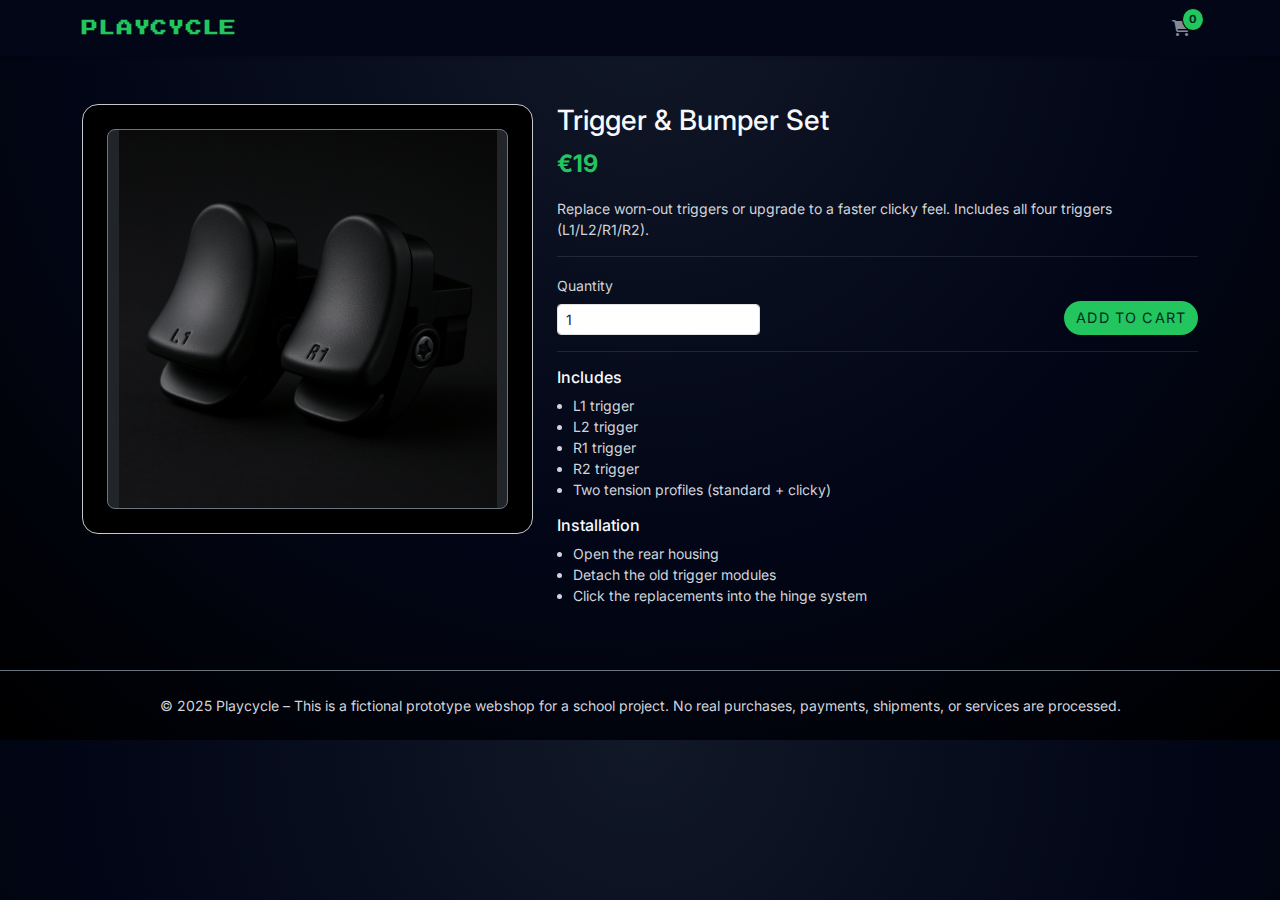
<file: trigger-set.html>
<!-- Made by Jef Coppens -->
<!DOCTYPE html>
<html lang="en">
<head>
  <meta charset="UTF-8" />
  <meta name="viewport" content="width=device-width, initial-scale=1.0" />
  <title>Trigger & Bumper Set – Playcycle</title>
  <link rel="stylesheet" href="https://cdnjs.cloudflare.com/ajax/libs/font-awesome/6.5.0/css/all.min.css">

  <link href="https://cdn.jsdelivr.net/npm/bootstrap@5.3.3/dist/css/bootstrap.min.css" rel="stylesheet" />
  <link rel="stylesheet" href="webshop.css" />
</head>

<body class="bg-dark text-light">

<nav class="navbar navbar-expand-lg navbar-dark bg-navbar shadow-sm">
  <div class="container">
    <a class="navbar-brand fw-bold text-accent" href="shop.html">
      PLAYCYCLE
    </a>

    <button
      class="navbar-toggler"
      type="button"
      data-bs-toggle="collapse"
      data-bs-target="#navbarNav"
      aria-controls="navbarNav"
      aria-expanded="false"
      aria-label="Toggle navigation"
    >
      <span class="navbar-toggler-icon"></span>
    </button>

    <div class="collapse navbar-collapse" id="navbarNav">
      <ul class="navbar-nav ms-auto mb-2 mb-lg-0">

        <!-- 🛒 CART BUTTON -->
        <li class="nav-item">
          <a class="nav-link position-relative" href="cart.html">
            <i class="fa-solid fa-cart-shopping"></i>
            <span id="cart-count" class="cart-badge">0</span>
          </a>
        </li>

      </ul>
    </div>
  </div>
</nav>

<main class="py-5">
  <div class="container">
    <div class="row g-4 align-items-start product-detail-row">
      <div class="col-md-5">
        <div class="bg-black rounded-4 border border-secondary-subtle p-4 mb-3 text-center product-detail-media">
          <div class="ratio ratio-1x1 bg-dark d-flex align-items-center justify-content-center rounded-3 border border-secondary">
            <img
              src="images/trigger_set.png"
              alt="Trigger & bumper set"
              class="img-fluid"
            />
          </div>
        </div>
      </div>

      <div class="col-md-7">
        <h1 class="h3">Trigger & Bumper Set</h1>
        <p class="text-accent fw-bold fs-4">€19</p>
        <p class="text-muted small">
          Replace worn-out triggers or upgrade to a faster clicky feel. Includes all four triggers (L1/L2/R1/R2).
        </p>

        <hr class="border-secondary" />

        <form class="mt-3">
          <div class="row g-3 align-items-end mb-3">
            <div class="col-4">
              <label class="form-label small">Quantity</label>
              <input type="number" min="1" value="1" class="form-control form-control-sm" />
            </div>
            <div class="col-8 text-end">
              <button type="button" class="btn btn-accent">Add to cart</button>
            </div>
          </div>
        </form>

        <hr class="border-secondary" />

        <h2 class="h6">Includes</h2>
        <ul class="small text-muted ps-3">
          <li>L1 trigger</li>
          <li>L2 trigger</li>
          <li>R1 trigger</li>
          <li>R2 trigger</li>
          <li>Two tension profiles (standard + clicky)</li>
        </ul>

        <h2 class="h6 mt-3">Installation</h2>
        <ul class="small text-muted ps-3">
          <li>Open the rear housing</li>
          <li>Detach the old trigger modules</li>
          <li>Click the replacements into the hinge system</li>
        </ul>
      </div>
    </div>
  </div>
</main>

<footer class="py-4 border-top border-secondary small text-center text-muted">
  © 2025 Playcycle – This is a fictional prototype webshop for a school project.  
  No real purchases, payments, shipments, or services are processed.
</footer>

<script src="https://cdn.jsdelivr.net/npm/bootstrap@5.3.3/dist/js/bootstrap.bundle.min.js"></script>
</body>
</html>
<!-- Made by Jef Coppens -->
</file>
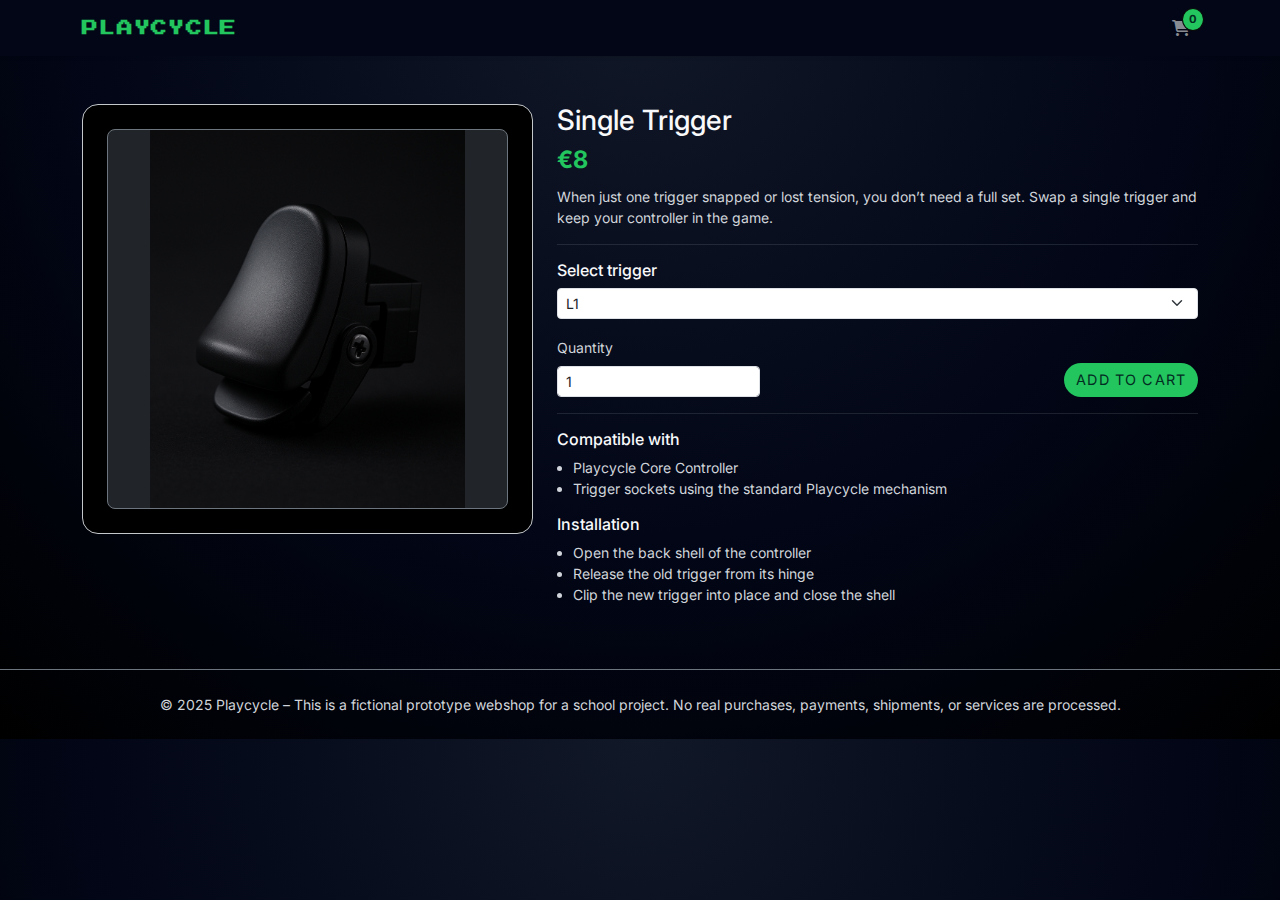
<file: trigger-single.html>
<!-- Made by Jef Coppens -->
<!DOCTYPE html>
<html lang="en">
<head>
  <meta charset="UTF-8" />
  <meta name="viewport" content="width=device-width, initial-scale=1.0" />
  <title>Single Trigger – Playcycle</title>
  <link rel="stylesheet" href="https://cdnjs.cloudflare.com/ajax/libs/font-awesome/6.5.0/css/all.min.css">

  <link
    href="https://cdn.jsdelivr.net/npm/bootstrap@5.3.3/dist/css/bootstrap.min.css"
    rel="stylesheet"
  />
  <link rel="stylesheet" href="webshop.css" />
</head>
<body class="bg-dark text-light">

  <nav class="navbar navbar-expand-lg navbar-dark bg-navbar shadow-sm">
  <div class="container">
    <a class="navbar-brand fw-bold text-accent" href="shop.html">
      PLAYCYCLE
    </a>

    <button
      class="navbar-toggler"
      type="button"
      data-bs-toggle="collapse"
      data-bs-target="#navbarNav"
      aria-controls="navbarNav"
      aria-expanded="false"
      aria-label="Toggle navigation"
    >
      <span class="navbar-toggler-icon"></span>
    </button>

    <div class="collapse navbar-collapse" id="navbarNav">
      <ul class="navbar-nav ms-auto mb-2 mb-lg-0">

        <!-- 🛒 CART BUTTON -->
        <li class="nav-item">
          <a class="nav-link position-relative" href="cart.html">
            <i class="fa-solid fa-cart-shopping"></i>
            <span id="cart-count" class="cart-badge">0</span>
          </a>
        </li>

      </ul>
    </div>
  </div>
</nav>

  <main class="py-5">
    <div class="container">
      <div class="row g-4 align-items-start product-detail-row">
        <div class="col-md-5">
          <div class="bg-black rounded-4 border border-secondary-subtle p-4 mb-3 text-center product-detail-media">
            <div class="ratio ratio-1x1 bg-dark d-flex align-items-center justify-content-center rounded-3 border border-secondary">
              <img
                src="images/trigger.png"
                alt="Single trigger module"
                class="img-fluid"
              />
            </div>
          </div>

        </div>

        <div class="col-md-7">
          <h1 class="h3 mb-1">Single Trigger</h1>
          <p class="text-accent fw-bold fs-4 mb-2">€8</p>
          <p class="text-muted small">
            When just one trigger snapped or lost tension, you don’t need a full set.
            Swap a single trigger and keep your controller in the game.
          </p>

          <hr class="border-secondary" />

          <form class="mt-3">
            <h2 class="h6 mb-2">Select trigger</h2>
            <div class="mb-3">
              <select class="form-select form-select-sm">
                <option value="L1">L1</option>
                <option value="L2">L2</option>
                <option value="R1">R1</option>
                <option value="R2">R2</option>
              </select>
            </div>

            <div class="row g-3 align-items-end mb-3">
              <div class="col-4">
                <label class="form-label small" for="qtyTrig">Quantity</label>
                <input
                  type="number"
                  min="1"
                  value="1"
                  class="form-control form-control-sm"
                  id="qtyTrig"
                />
              </div>
              <div class="col-8 text-end">
                <button type="button" class="btn btn-accent">
                  Add to cart
                </button>
              </div>
            </div>
          </form>

          <hr class="border-secondary" />

          <h2 class="h6">Compatible with</h2>
          <ul class="small text-muted ps-3">
            <li>Playcycle Core Controller</li>
            <li>Trigger sockets using the standard Playcycle mechanism</li>
          </ul>

          <h2 class="h6 mt-3">Installation</h2>
          <ul class="small text-muted ps-3">
            <li>Open the back shell of the controller</li>
            <li>Release the old trigger from its hinge</li>
            <li>Clip the new trigger into place and close the shell</li>
          </ul>
        </div>
      </div>
    </div>
  </main>

  <footer class="py-4 border-top border-secondary small text-center text-muted">
    © 2025 Playcycle – This is a fictional prototype webshop for a school project.
    No real purchases, payments, shipments, or services are processed.
  </footer>

  <script
    src="https://cdn.jsdelivr.net/npm/bootstrap@5.3.3/dist/js/bootstrap.bundle.min.js"
  ></script>
</body>
</html>

<!-- Made by Jef Coppens -->
</file>
<file: webshop.css>
/* Made by Jef Coppens */
/* Google fonts voor subtiele gamer vibe */
@import url("https://fonts.googleapis.com/css2?family=Press+Start+2P&family=Inter:wght@400;500;600;700&display=swap");

body {
  font-family: "Inter", system-ui, -apple-system, BlinkMacSystemFont, "Segoe UI",
    sans-serif;
  background: radial-gradient(circle at top, #111827 0, #020617 55%, #000 100%);
  color: #f9fafb;
  margin: 0;
}

/* Kleuren */
.text-accent {
  color: #22c55e !important;
}
.bg-navbar {
  background-color: #020617 !important;
}
.bg-accent-soft {
  background-color: rgba(34, 197, 94, 0.12) !important;
}
.border-accent {
  border-color: #22c55e !important;
}

/* Zorg dat 'muted' tekst ook leesbaar blijft op donker */
.text-muted {
  color: #d1d5db !important;
}

/* Buttons */
.btn-accent {
  background-color: #22c55e;
  color: #022c22;
  border-radius: 999px;
  font-size: 0.9rem;
  text-transform: uppercase;
  letter-spacing: 0.08em;
  border: none;
}
.btn-accent:hover {
  filter: brightness(1.08);
}

.btn-outline-accent {
  border-radius: 999px;
  border-color: #22c55e;
  color: #22c55e;
  font-size: 0.85rem;
  text-transform: uppercase;
  letter-spacing: 0.08em;
  background-color: transparent;
}
.btn-outline-accent:hover {
  background-color: rgba(34, 197, 94, 0.15);
  color: #bbf7d0;
}

/* Hero / sections */
.hero-gradient {
  background: radial-gradient(circle at top left, #16a34a33 0, #020617 55%);
}

/* Product cards (webshop overzicht) */
.product-card {
  background: #111827;
  border-radius: 16px;
  border: 1px solid rgba(148, 163, 184, 0.4);
  box-shadow: 0 14px 32px rgba(0, 0, 0, 0.75);
}
.product-card .card-title {
  font-weight: 600;
  color: #f9fafb;
}
.product-card .card-text {
  line-height: 1.5;
  color: #e5e7eb;
}

/* Navbar brand */
.navbar-brand {
  font-family: "Press Start 2P", system-ui, sans-serif;
  letter-spacing: 0.08em;
  font-size: 1rem;
}

/* Kleine tweaks */
.lead {
  color: #e5e7eb;
}
small,
.small {
  color: #d1d5db !important;
}

/* --------------------------- */
/* PRODUCT DETAIL PAGINA'S     */
/* --------------------------- */

/* Zorg dat alle detailfoto's ongeveer even groot blijven */
.product-detail-media .ratio {
  max-height: 380px;          /* pas aan als je groter/kleiner wil */
}

.product-detail-media img {
  width: 100%;
  height: 100%;
  object-fit: contain;         /* hele foto zichtbaar, niet afgesneden */
  display: block;
}

/* Op grotere schermen: foto en tekst mooi naast elkaar en uitgelijnd */
@media (min-width: 768px) {
  .product-detail-row {
    align-items: flex-start;   /* tekst begint bovenaan naast de foto */
  }
}

.product-thumb {
  width: 100%;
  max-height: 160px;
  object-fit: contain;
  display: block;
  margin-bottom: 10px;
  border-radius: 12px;
  background: #020617;
  padding: 8px;
  border: 1px solid rgba(148, 163, 184, 0.4);
}

.cart-badge {
  position: absolute;
  top: 0;
  right: -6px;
  background: #22c55e;
  color: #022c22;
  border-radius: 50%;
  padding: 2px 6px;
  font-size: 0.7rem;
  font-weight: 700;
  border: 1px solid #0a0a0a;
}

/* Made by Jef Coppens */
</file>
<file: playcycle.css>
/* Made by Jef Coppens & Stef Smits */
/* GOOGLE FONTS */
@import url("https://fonts.googleapis.com/css2?family=Press+Start+2P&family=Inter:wght@400;500;600;700&display=swap");

/* GLOBAL VARIABLES */
:root {
    --line-color: rgba(148, 163, 184, 0.6);
}

/* GLOBAL STYLES */
body {
    font-family: "Inter", system-ui, -apple-system, BlinkMacSystemFont, "Segoe UI", sans-serif;
    background: radial-gradient(circle at top, #111827 0, #020617 55%, #000 100%);
    color: #f9fafb;
    margin: 0;
    display: flex;
    flex-direction: column;
    min-height: 100vh;
    padding-top: 70px;
}

main {
    flex: 1;
}

/* TEXT COLORS */
.text-accent {
    color: #22c55e !important;
}
.text-muted {
    color: #d1d5db !important;
}

/* BACKGROUND COLORS */
.bg-navbar {
    background-color: #020617 !important;
}
.bg-accent-soft {
    background-color: rgba(34, 197, 94, 0.12) !important;
}
.border-accent {
    border-color: #22c55e !important;
}

/* NAVBAR */
.navbar {
    position: fixed;
    top: 0;
    left: 0;
    right: 0;
    z-index: 1030;
    border-bottom: 1px solid var(--line-color);
    background-color: #020617;
    padding-block: 15px;
}
@media (min-width: 992px) {
    .navbar .container {
        display: flex;
        align-items: center;
    }
}
.navbar-collapse.show {
    height: auto;
}
.navbar-brand {
    font-family: "Press Start 2P", system-ui, sans-serif;
    letter-spacing: 0.08em;
    font-size: 1rem;
}
.nav-link {
    transition: 0.5s ease-out;
}

/* BUTTONS */
.btn-accent {
    background-color: #22c55e;
    color: #022c22;
    border-radius: 999px;
    font-size: 0.9rem;
    text-transform: uppercase;
    letter-spacing: 0.08em;
    border: none;
    transition: 0.5s ease-out;
}
.btn-accent:hover {
    filter: brightness(1.2);
    box-shadow: 0 0 0 1px #22c55e;
    color: #22c55e;
}
.btn-outline-accent {
    border-radius: 999px;
    border-color: #22c55e;
    color: #22c55e;
    font-size: 0.85rem;
    text-transform: uppercase;
    letter-spacing: 0.08em;
    background-color: transparent;
    transition: 0.5s ease-in;
}
.btn-outline-accent:hover {
    background-color: #22c55e;
}

/* HERO */
.hero-gradient {
    background: radial-gradient(circle at top left, #16a34a33 0, #020617 55%);
    border-bottom: 1px solid var(--line-color);
}

/* HEADERS */
h1, h2, h3, h4, h5, h6 {
    color: #f9fafb;
}

/* CARDS */
.card {
    background: #111827 !important;
    border-radius: 16px !important;
    border: 1px solid var(--line-color) !important;
    box-shadow: 0 14px 32px rgba(0, 0, 0, 0.75) !important;
    padding: 1.5rem;
}
.card .card-title {
    font-weight: 600;
    color: #f9fafb !important;
}
.card .card-text {
    line-height: 1.5;
    color: #e5e7eb !important;
}

/* PRODUCT THUMB */
.product-thumb {
    width: 100%;
    max-height: 160px;
    object-fit: contain;
    display: block;
    margin-bottom: 10px;
    border-radius: 12px;
    background: #020617;
    padding: 8px;
    border: 1px solid var(--line-color);
}

/* SMALL TEXT */
.lead {
    color: #e5e7eb;
}
small, .small {
    color: #d1d5db !important;
}

/* PRODUCT DETAIL */
.product-detail-media .ratio {
    max-height: 380px;
}
.product-detail-media img {
    width: 100%;
    height: 100%;
    object-fit: contain;
    display: block;
}
@media (min-width: 768px) {
    .product-detail-row {
        align-items: flex-start;
    }
}

/* CART BADGE */
.navbar-nav .nav-item .nav-link.position-relative {
    position: relative;
}
.cart-badge {
    position: absolute;
    top: -6px;
    right: -6px;
    background: #22c55e;
    color: #022c22;
    border-radius: 50%;
    padding: 2px 6px;
    font-size: 0.7rem;
    font-weight: 700;
    border: 1px solid #0a0a0a;
}

/* FOOTER */
footer {
    background: #020617;
    border-top: 1px solid var(--line-color);
    color: #d1d5db;
    font-size: 0.85rem;
    text-align: center;
    padding: 20px 0;
}
footer p {
    margin: 4px 0;
    line-height: 1.4;
}
footer a {
    color: #22c55e;
    text-decoration: none;
}
footer a:hover {
    color: #86efac;
}
</file>
